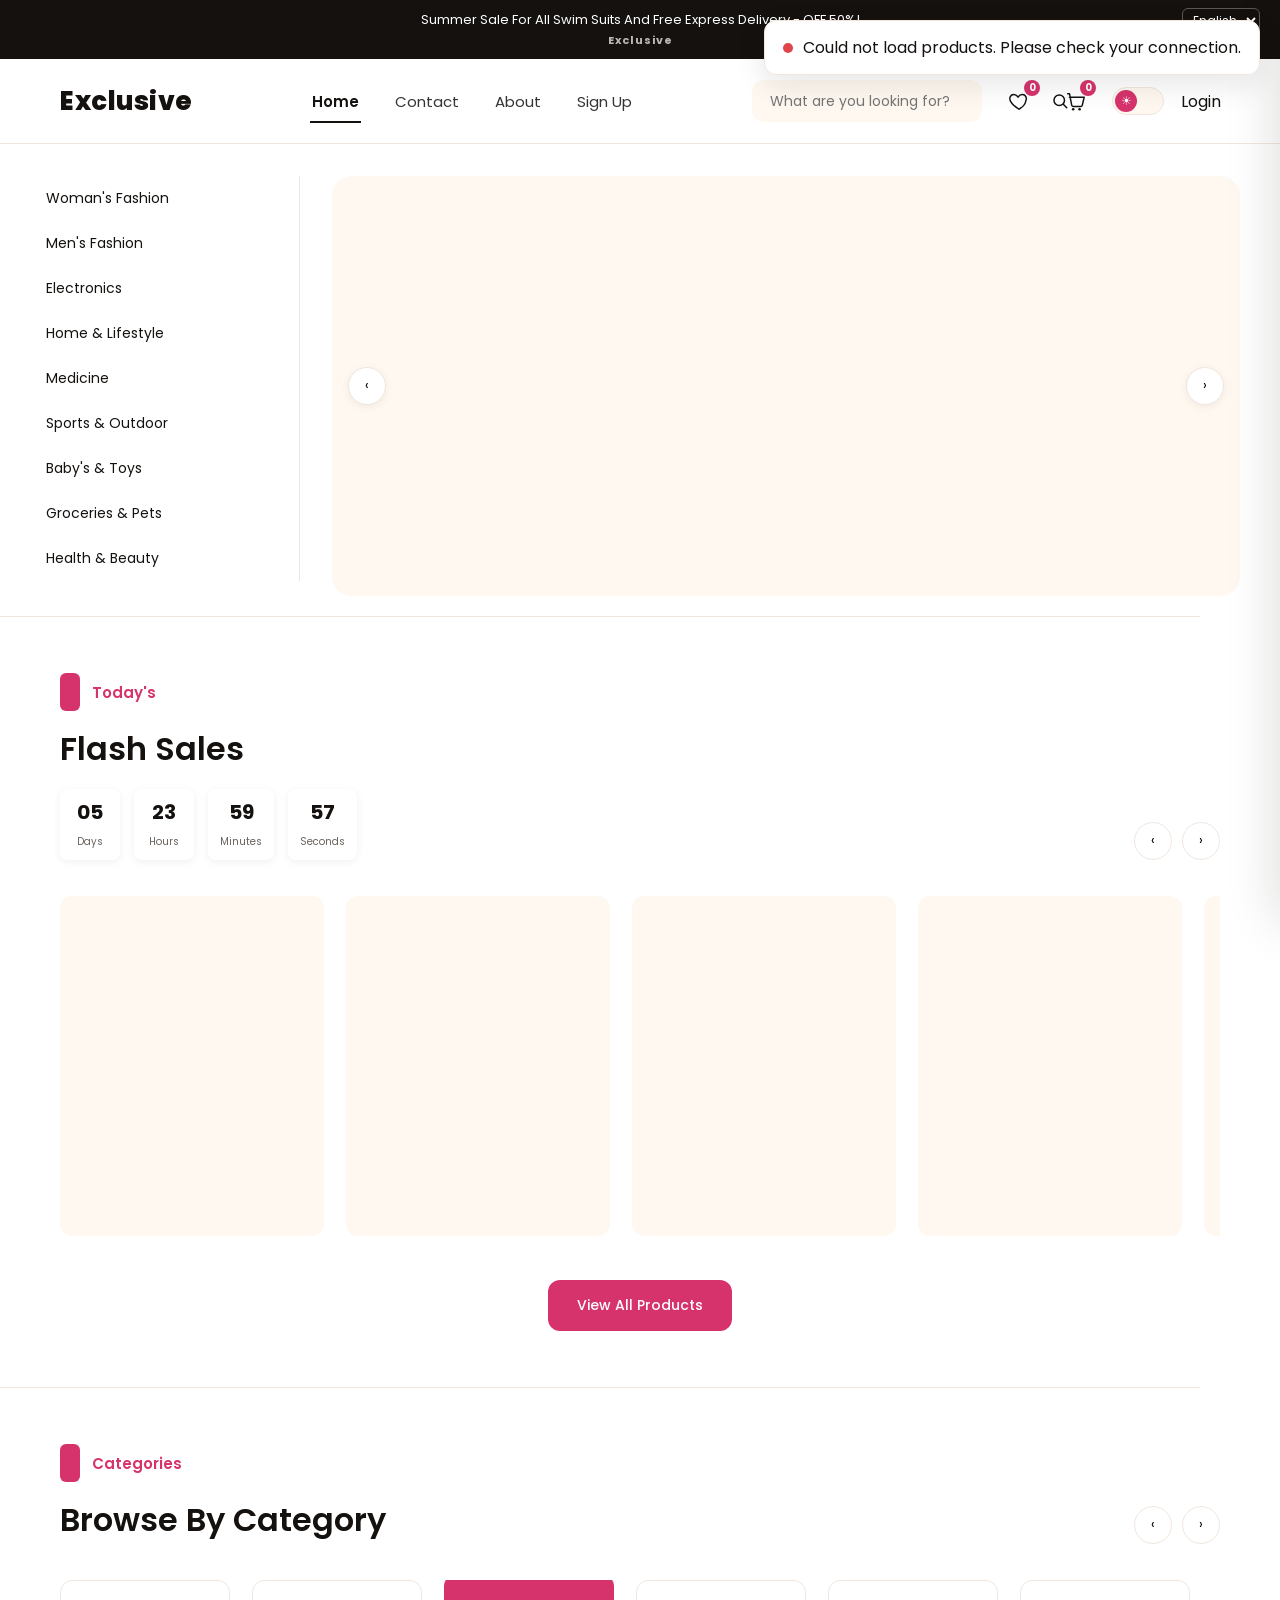
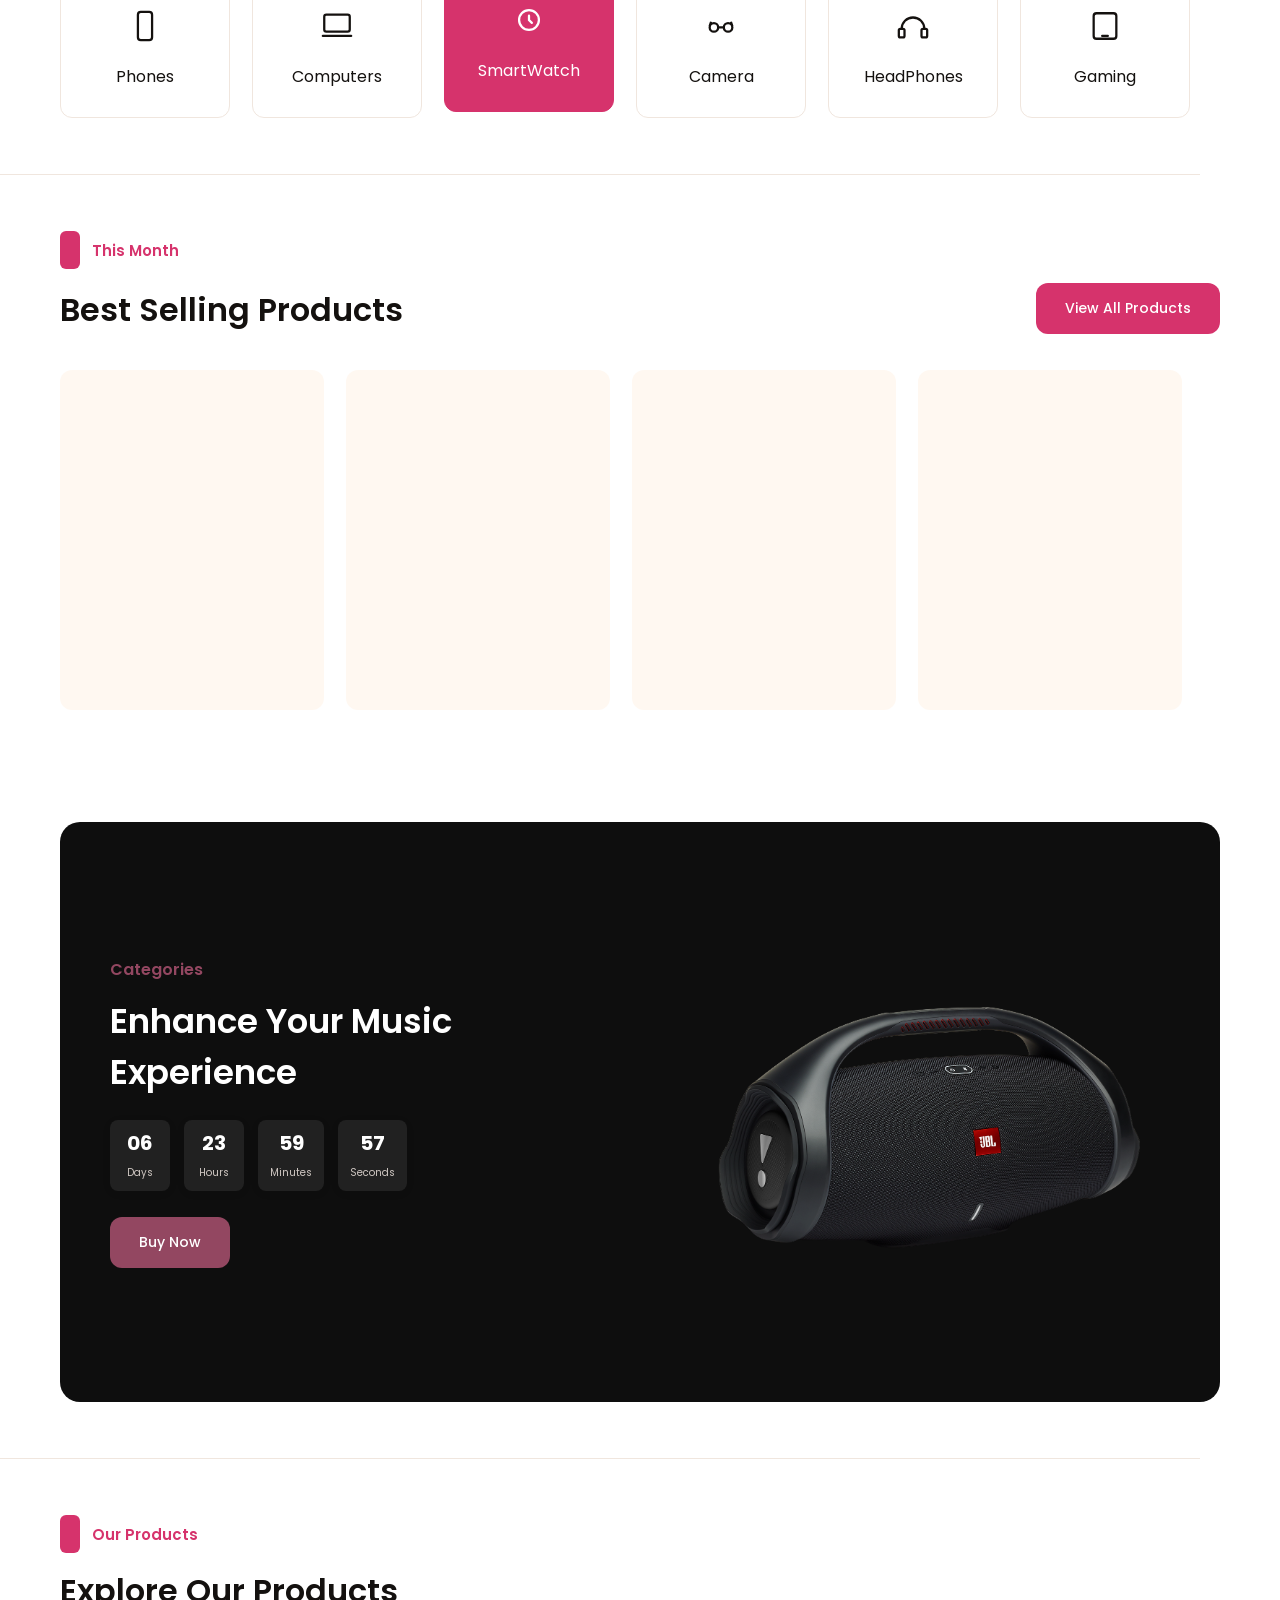
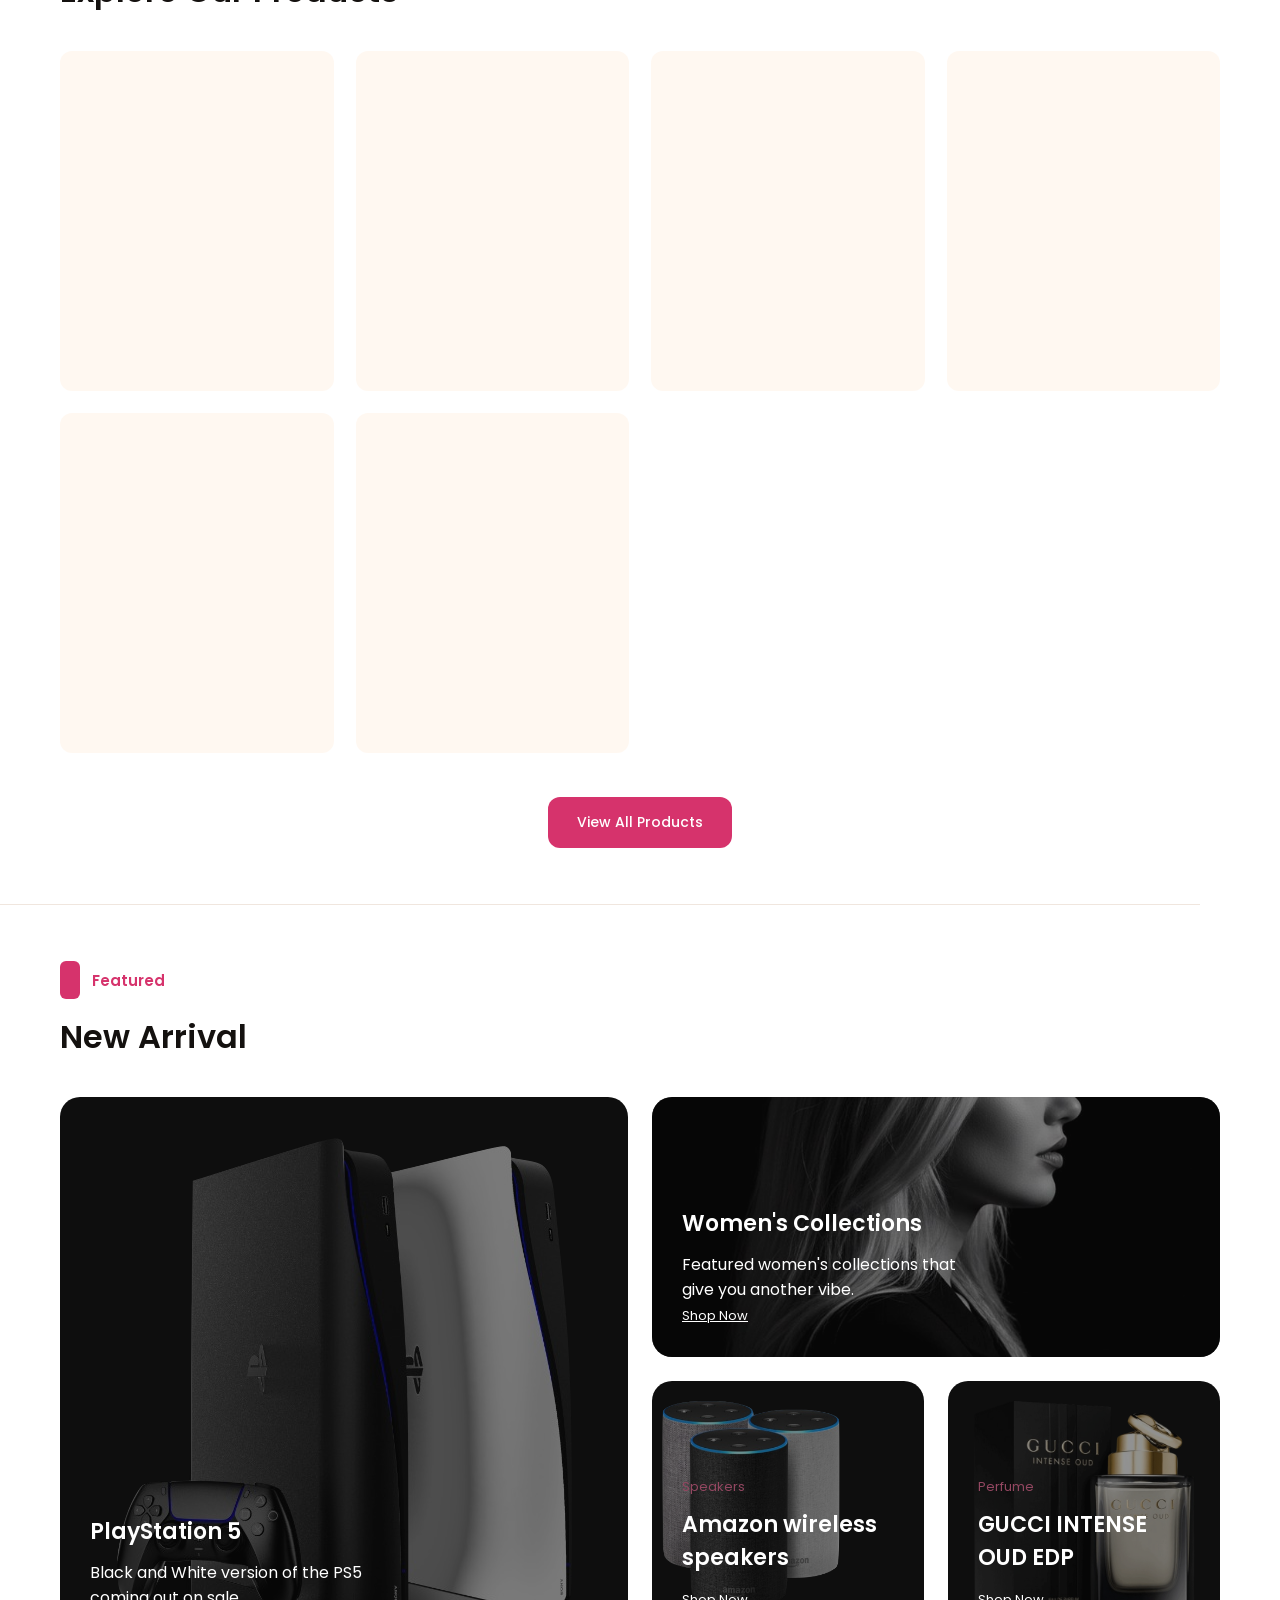
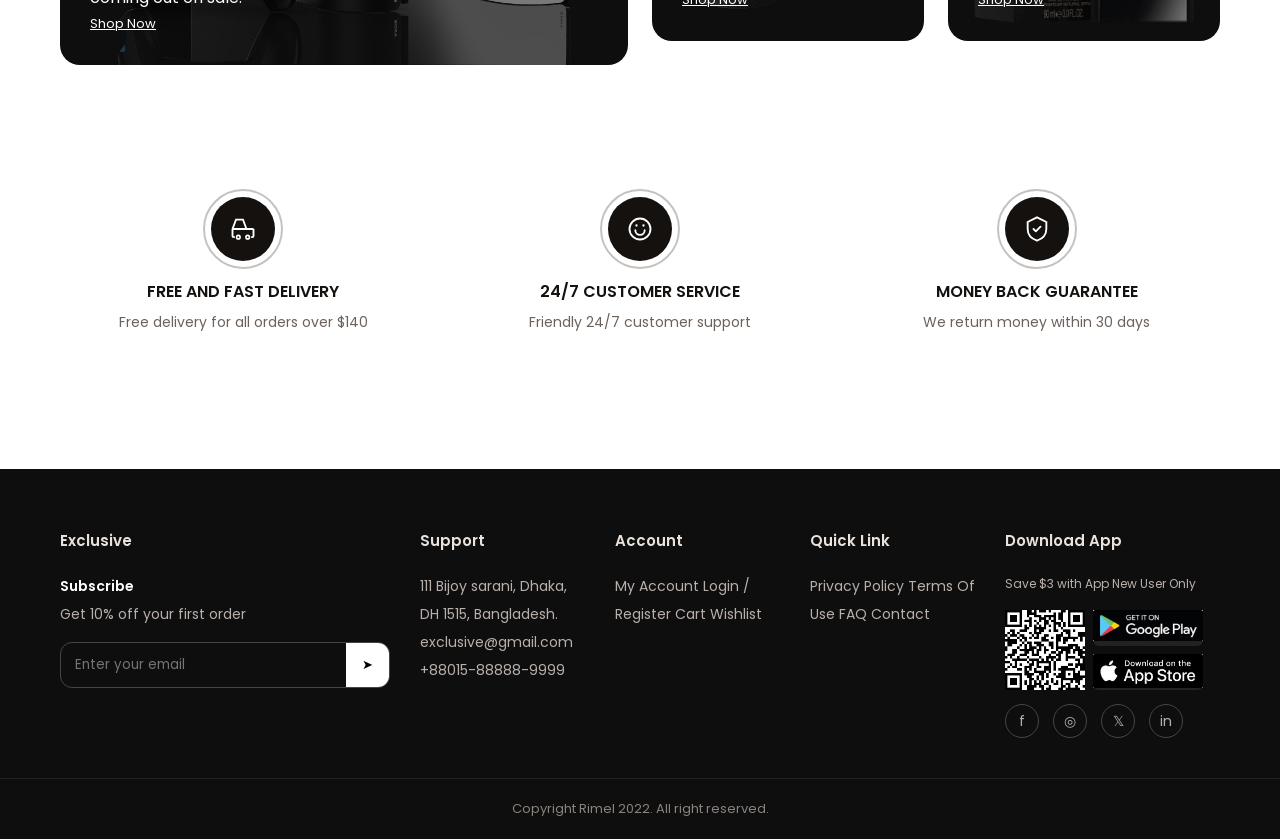
<file: index.html>
<!DOCTYPE html>
<html lang="en">
<head>
<meta charset="UTF-8">
<meta name="viewport" content="width=device-width, initial-scale=1.0">
<title>Exclusive — Online Shopping Store</title>
<link rel="stylesheet" href="css/style.css">
<link rel="stylesheet" href="css/responsive.css">
</head>
<body>

<div id="page-loader"><div class="loader-ring"></div></div>

<!-- ================= TOP HEADER ================= -->
<div class="top-header">
  <span data-i18n="topbar">Summer Sale For All Swim Suits And Free Express Delivery - OFF 50%!</span>
  <div class="brand-strip" data-i18n="brand">Exclusive</div>
  <select class="lang-switcher">
    <option value="en">English</option>
    <option value="ar">العربية</option>
  </select>
</div>

<!-- ================= HEADER ================= -->
<header class="site-header">
  <div class="container header-inner">
    <a href="index.html" class="logo">Exclusive</a>

    <nav class="main-nav">
      <a href="index.html" class="active" data-i18n="nav_home">Home</a>
      <a href="pages/contact.html" data-i18n="nav_contact">Contact</a>
      <a href="pages/about.html" data-i18n="nav_about">About</a>
      <a href="pages/signup.html" class="login-link" data-i18n="nav_signup">Sign Up</a>
    </nav>

    <div class="header-actions">
      <div class="search-box">
        <input type="text" data-i18n-ph="search_ph" placeholder="What are you looking for?">
        <button aria-label="Search">
          <svg viewBox="0 0 24 24" fill="none" width="18" height="18"><circle cx="11" cy="11" r="7" stroke="currentColor" stroke-width="2"/><path d="M21 21l-4.3-4.3" stroke="currentColor" stroke-width="2" stroke-linecap="round"/></svg>
        </button>
      </div>

      <button class="icon-btn" id="fav-icon" onclick="location.href='pages/wishlist.html'" aria-label="Favorites">
        <svg viewBox="0 0 24 24" fill="none"><path d="M12 21s-7-4.4-9.3-8.8C1 8.6 2.7 5 6.3 5c2 0 3.4 1 4.7 2.6C12.3 6 13.7 5 15.7 5c3.6 0 5.3 3.6 3.6 7.2C19 16.6 12 21 12 21z" stroke="currentColor" stroke-width="1.6"/></svg>
        <span class="badge fav-badge">0</span>
      </button>
      <a class="icon-btn" href="pages/cart.html" aria-label="Cart">
        <svg viewBox="0 0 24 24" fill="none"><path d="M4 4h2l2.4 12.4a2 2 0 0 0 2 1.6h7.6a2 2 0 0 0 2-1.6L22 8H6" stroke="currentColor" stroke-width="1.6" stroke-linecap="round" stroke-linejoin="round"/><circle cx="10" cy="21" r="1.4" fill="currentColor"/><circle cx="17" cy="21" r="1.4" fill="currentColor"/></svg>
        <span class="badge cart-badge">0</span>
      </a>

      <button class="theme-toggle" aria-label="Toggle dark mode"><span class="knob">☀</span></button>

      <a class="icon-btn login-link" href="pages/login.html" aria-label="Login" data-i18n="nav_login">
        <svg viewBox="0 0 24 24" fill="none"><circle cx="12" cy="8" r="4" stroke="currentColor" stroke-width="1.6"/><path d="M4 20c1.5-4 5-6 8-6s6.5 2 8 6" stroke="currentColor" stroke-width="1.6" stroke-linecap="round"/></svg>
      </a>

      <div class="profile-wrap" style="display:none;">
        <button class="icon-btn profile-trigger" aria-label="Account">
          <svg viewBox="0 0 24 24" fill="none"><circle cx="12" cy="8" r="4" stroke="currentColor" stroke-width="1.6"/><path d="M4 20c1.5-4 5-6 8-6s6.5 2 8 6" stroke="currentColor" stroke-width="1.6" stroke-linecap="round"/></svg>
        </button>
        <div class="profile-dropdown">
          <a href="pages/account.html">👤 <span data-i18n="manage_account">Manage My Account</span></a>
          <a href="pages/account.html"> <span data-i18n="my_orders">My Orders</span></a>
          <a href="./index.html" class="logout-link"> <span data-i18n="logout">Logout</span></a>
        </div>
      </div>

      <button class="hamburger" aria-label="Open menu"><span></span><span></span><span></span></button>
    </div>
  </div>
</header>

<div class="mobile-overlay"></div>
<nav class="mobile-nav">
  <button class="close-mobile">✕</button>
  <a href="index.html" data-i18n="nav_home">Home</a>
  <a href="pages/contact.html" data-i18n="nav_contact">Contact</a>
  <a href="pages/about.html" data-i18n="nav_about">About</a>
  <a href="pages/signup.html" data-i18n="nav_signup">Sign Up</a>
  <a href="pages/login.html" data-i18n="nav_login">Login</a>
  <a href="pages/cart.html" data-i18n="cart">Cart</a>
</nav>

<main>
  <!-- ================= HOME HERO ================= -->
  <div class="container home-hero">
    <ul class="category-rail">
      <li><a href="#" data-category="womens-dresses" data-i18n="cat_women">Woman's Fashion</a></li>
      <li><a href="#" data-category="mens-shirts" data-i18n="cat_men">Men's Fashion</a></li>
      <li><a href="#" data-category="smartphones" data-i18n="cat_electronics">Electronics</a></li>
      <li><a href="#" data-category="home-decoration" data-i18n="cat_home">Home &amp; Lifestyle</a></li>
      <li><a href="#" data-category="skin-care" data-i18n="cat_medicine">Medicine</a></li>
      <li><a href="#" data-category="sports-accessories" data-i18n="cat_sports">Sports &amp; Outdoor</a></li>
      <li><a href="#" data-category="womens-bags" data-i18n="cat_baby">Baby's &amp; Toys</a></li>
      <li><a href="#" data-category="groceries" data-i18n="cat_grocery">Groceries &amp; Pets</a></li>
      <li><a href="#" data-category="beauty" data-i18n="cat_beauty">Health &amp; Beauty</a></li>
    </ul>

    <div class="hero-slider">
      <button class="hero-arrow prev" aria-label="Previous">‹</button>
      <button class="hero-arrow next" aria-label="Next">›</button>
      <div class="hero-dots"></div>
    </div>
  </div>

  <hr class="section-divider container">

  <!-- ================= FLASH SALES ================= -->
  <section>
    <div class="container">
      <div class="section-eyebrow"><span class="dash"></span><span data-i18n="todays_eyebrow">Today's</span></div>
      <div class="section-head">
        <div>
          <h2 data-i18n="todays_title">Flash Sales</h2>
          <div class="countdown" data-countdown-days="6" style="margin-top:16px;">
            <div class="box"><b class="d">00</b><span>Days</span></div>
            <div class="box"><b class="h">00</b><span>Hours</span></div>
            <div class="box"><b class="m">00</b><span>Minutes</span></div>
            <div class="box"><b class="s">00</b><span>Seconds</span></div>
          </div>
        </div>
        <div class="section-nav">
          <button data-slide-prev="flash-sale-track">‹</button>
          <button data-slide-next="flash-sale-track">›</button>
        </div>
      </div>
      <div class="p-track-wrap">
        <div class="p-track" id="flash-sale-track"></div>
      </div>
      <div style="text-align:center;margin-top:44px;">
        <button class="btn btn-primary js-view-all" data-i18n="view_all">View All Products</button>
      </div>
    </div>
  </section>

  <hr class="section-divider container">

  <!-- ================= CATEGORIES ================= -->
  <section>
    <div class="container">
      <div class="section-eyebrow"><span class="dash"></span><span data-i18n="cat_eyebrow">Categories</span></div>
      <div class="section-head">
        <h2 data-i18n="cat_title">Browse By Category</h2>
        <div class="section-nav">
          <button data-slide-prev="category-track">‹</button>
          <button data-slide-next="category-track">›</button>
        </div>
      </div>
      <div class="p-track-wrap">
        <div class="p-track" id="category-track" style="gap:22px;">
          <div class="cat-pill" data-category="smartphones">
            <svg viewBox="0 0 24 24" fill="none"><rect x="7" y="2" width="10" height="20" rx="2" stroke="currentColor" stroke-width="1.6"/></svg>
            <div>Phones</div>
          </div>
          <div class="cat-pill" data-category="laptops">
            <svg viewBox="0 0 24 24" fill="none"><rect x="3" y="4" width="18" height="12" rx="1.5" stroke="currentColor" stroke-width="1.6"/><path d="M2 19h20" stroke="currentColor" stroke-width="1.6" stroke-linecap="round"/></svg>
            <div>Computers</div>
          </div>
          <div class="cat-pill active" data-category="mens-watches">
            <svg viewBox="0 0 24 24" fill="none"><circle cx="12" cy="12" r="7" stroke="currentColor" stroke-width="1.6"/><path d="M12 9v3l2 2" stroke="currentColor" stroke-width="1.6" stroke-linecap="round"/></svg>
            <div>SmartWatch</div>
          </div>
          <div class="cat-pill" data-category="sunglasses">
            <svg viewBox="0 0 24 24" fill="none"><circle cx="7" cy="13" r="3" stroke="currentColor" stroke-width="1.6"/><circle cx="17" cy="13" r="3" stroke="currentColor" stroke-width="1.6"/><path d="M10 13h4M4 12l1-3M20 12l-1-3" stroke="currentColor" stroke-width="1.6"/></svg>
            <div>Camera</div>
          </div>
          <div class="cat-pill" data-category="mobile-accessories">
            <svg viewBox="0 0 24 24" fill="none"><path d="M4 14a8 8 0 0 1 16 0" stroke="currentColor" stroke-width="1.6"/><rect x="2" y="14" width="4" height="6" rx="1" stroke="currentColor" stroke-width="1.6"/><rect x="18" y="14" width="4" height="6" rx="1" stroke="currentColor" stroke-width="1.6"/></svg>
            <div>HeadPhones</div>
          </div>
          <div class="cat-pill" data-category="tablets">
            <svg viewBox="0 0 24 24" fill="none"><rect x="4" y="3" width="16" height="18" rx="2" stroke="currentColor" stroke-width="1.6"/><path d="M10 19h4" stroke="currentColor" stroke-width="1.6" stroke-linecap="round"/></svg>
            <div>Gaming</div>
          </div>
        </div>
      </div>
    </div>
  </section>

  <hr class="section-divider container">

  <!-- ================= BEST SELLING ================= -->
  <section>
    <div class="container">
      <div class="section-eyebrow"><span class="dash"></span><span data-i18n="best_eyebrow">This Month</span></div>
      <div class="section-head">
        <h2 data-i18n="best_title">Best Selling Products</h2>
        <button class="btn btn-primary js-view-all" data-i18n="view_all">View All Products</button>
      </div>
      <div class="p-track-wrap">
        <div class="p-track" id="best-selling-track"></div>
      </div>
    </div>
  </section>

  <!-- ================= MIDDLE BANNER ================= -->
  <section>
    <div class="container">
      <div class="banner reveal-up">
        <div class="txt">
          <span class="cat" data-i18n="banner_cat">Categories</span>
          <h2 data-i18n="banner_title">Enhance Your Music Experience</h2>
          <div class="countdown" data-countdown-days="7">
            <div class="box"><b class="d">00</b><span>Days</span></div>
            <div class="box"><b class="h">00</b><span>Hours</span></div>
            <div class="box"><b class="m">00</b><span>Minutes</span></div>
            <div class="box"><b class="s">00</b><span>Seconds</span></div>
          </div>
          <button class="btn btn-primary" style="background:var(--c-3);color:#fff;margin-top:26px;" data-i18n="banner_buy">Buy Now</button>
        </div>
        <img src="./assets/images/Music.png" alt="Speaker" loading="lazy">
      </div>
    </div>
  </section>

  <hr class="section-divider container">

  <!-- ================= OUR PRODUCTS ================= -->
  <section>
    <div class="container">
      <div class="section-eyebrow"><span class="dash"></span><span data-i18n="products_eyebrow">Our Products</span></div>
      <div class="section-head"><h2 data-i18n="products_title">Explore Our Products</h2></div>
      <div class="p-grid" id="our-products-grid"></div>
      <div style="text-align:center;margin-top:44px;">
        <button class="btn btn-primary js-view-all" data-i18n="view_all">View All Products</button>
      </div>
    </div>
  </section>

  <hr class="section-divider container">

  <!-- ================= FEATURED / NEW ARRIVAL ================= -->
  <section>
    <div class="container">
      <div class="section-eyebrow"><span class="dash"></span><span data-i18n="featured_eyebrow">Featured</span></div>
      <div class="section-head"><h2 data-i18n="featured_title">New Arrival</h2></div>
      <div class="feature-grid">
        <div class="feature-card feature-tall reveal-up">
          <img src="./assets/images/PlayStation.png" alt="PlayStation 5" loading="lazy">
          <div class="cnt">
            <h3 data-i18n="ps5_title">PlayStation 5</h3>
            <p data-i18n="ps5_desc">Black and White version of the PS5 coming out on sale.</p>
            <a href="#our-products-grid" data-i18n="hero_shop">Shop Now</a>
          </div>
        </div>
        <div class="feature-side">
          <div class="feature-card reveal-up" style="grid-column:1/-1;">
            <img src="./assets/images/woman_model.jpeg" alt="Women's Collections" loading="lazy">
            <div class="cnt">
              <h3 data-i18n="women_coll">Women's Collections</h3>
              <p>Featured women's collections that give you another vibe.</p>
              <a href="#our-products-grid" data-i18n="hero_shop">Shop Now</a>
            </div>
          </div>
          <div class="feature-card reveal-up">
            <img src="./assets/images/Speakers.png" alt="Speakers" loading="lazy">
            <div class="cnt">
              <span data-i18n="speakers_title">Speakers</span>
              <h3 data-i18n="speakers_desc">Amazon wireless speakers</h3>
              <a href="#our-products-grid" data-i18n="hero_shop">Shop Now</a>
            </div>
          </div>
          <div class="feature-card reveal-up">
            <img src="./assets/images/Perfume.png" alt="Perfume" loading="lazy">
            <div class="cnt">
              <span data-i18n="perfume_title">Perfume</span>
              <h3 data-i18n="perfume_desc">GUCCI INTENSE OUD EDP</h3>
              <a href="#our-products-grid" data-i18n="hero_shop">Shop Now</a>
            </div>
          </div>
        </div>
      </div>
    </div>
  </section>

  <!-- ================= SERVICES ================= -->
  <section>
    <div class="container services">
      <div class="service-card reveal-up">
        <div class="service-icon">
          <svg viewBox="0 0 24 24" fill="none"><path d="M3 12l3-8h6l3 8M3 12v6a1 1 0 001 1h1M3 12h18M21 12v6a1 1 0 01-1 1h-1" stroke="currentColor" stroke-width="1.6"/><circle cx="8" cy="19" r="1.5" stroke="currentColor" stroke-width="1.4"/><circle cx="16" cy="19" r="1.5" stroke="currentColor" stroke-width="1.4"/></svg>
        </div>
        <h4 data-i18n="srv_1_t">FREE AND FAST DELIVERY</h4>
        <p data-i18n="srv_1_d">Free delivery for all orders over $140</p>
      </div>
      <div class="service-card reveal-up">
        <div class="service-icon">
          <svg viewBox="0 0 24 24" fill="none"><circle cx="12" cy="12" r="9" stroke="currentColor" stroke-width="1.6"/><path d="M8 13a4 4 0 008 0" stroke="currentColor" stroke-width="1.6" stroke-linecap="round"/><circle cx="9" cy="9" r="1" fill="currentColor"/><circle cx="15" cy="9" r="1" fill="currentColor"/></svg>
        </div>
        <h4 data-i18n="srv_2_t">24/7 CUSTOMER SERVICE</h4>
        <p data-i18n="srv_2_d">Friendly 24/7 customer support</p>
      </div>
      <div class="service-card reveal-up">
        <div class="service-icon">
          <svg viewBox="0 0 24 24" fill="none"><path d="M12 2l8 4v6c0 5-3.4 8.4-8 10-4.6-1.6-8-5-8-10V6l8-4z" stroke="currentColor" stroke-width="1.6"/><path d="M9 12l2 2 4-4" stroke="currentColor" stroke-width="1.6" stroke-linecap="round" stroke-linejoin="round"/></svg>
        </div>
        <h4 data-i18n="srv_3_t">MONEY BACK GUARANTEE</h4>
        <p data-i18n="srv_3_d">We return money within 30 days</p>
      </div>
    </div>
  </section>
</main>

<!-- ================= FOOTER ================= -->
<footer>
  <div class="container footer-grid">
    <div>
      <h4>Exclusive</h4>
      <p data-i18n="footer_subscribe" style="color:#fff;font-weight:600;">Subscribe</p>
      <p data-i18n="footer_get">Get 10% off your first order</p>
      <form class="subscribe-box" onsubmit="event.preventDefault(); showToast('Subscribed successfully!');">
        <input type="email" placeholder="Enter your email" required>
        <button aria-label="Subscribe">➤</button>
      </form>
    </div>
    <div>
      <h4 data-i18n="footer_support">Support</h4>
      <p>111 Bijoy sarani, Dhaka, DH 1515, Bangladesh.</p>
      <p>exclusive@gmail.com</p>
      <p>+88015-88888-9999</p>
    </div>
    <div>
      <h4 data-i18n="footer_account">Account</h4>
      <a href="pages/account.html" data-i18n="my_account">My Account</a>
      <a href="pages/login.html" data-i18n="login_register">Login / Register</a>
      <a href="pages/cart.html" data-i18n="cart">Cart</a>
      <a href="pages/wishlist.html" data-i18n="wishlist">Wishlist</a>
    </div>
    <div>
      <h4 data-i18n="footer_quicklink">Quick Link</h4>
      <a href="#" data-i18n="privacy">Privacy Policy</a>
      <a href="#" data-i18n="terms">Terms Of Use</a>
      <a href="#" data-i18n="faq">FAQ</a>
      <a href="pages/contact.html" data-i18n="contact">Contact</a>
    </div>
    <div>
      <h4 data-i18n="footer_app">Download App</h4>
      <p style="font-size:12px;">Save $3 with App New User Only</p>
      <div class="app-imgs">
        <div class="qr"><img src="./assets/images/QR_Code.jpg"></div>
        <div class="stores">
          <div><img src="./assets/images/Google_Play.jpeg"></div><div><img src="./assets/images/App Store.jpeg"></div>
        </div>
      </div>
      <div class="footer-social">
        <a href="#" aria-label="Facebook">f</a>
        <a href="#" aria-label="Instagram">◎</a>
        <a href="#" aria-label="Twitter">𝕏</a>
        <a href="#" aria-label="LinkedIn">in</a>
      </div>
    </div>
  </div>
  <div class="footer-bottom" data-i18n="copyright">Copyright Rimel 2022. All right reserved.</div>
</footer>

<button class="back-to-top" aria-label="Back to top">↑</button>

<script src="js/main.js"></script>
<script src="js/slider.js"></script>
<script src="js/cart.js"></script>
<script src="js/products.js"></script>
</body>
</html>
</file>
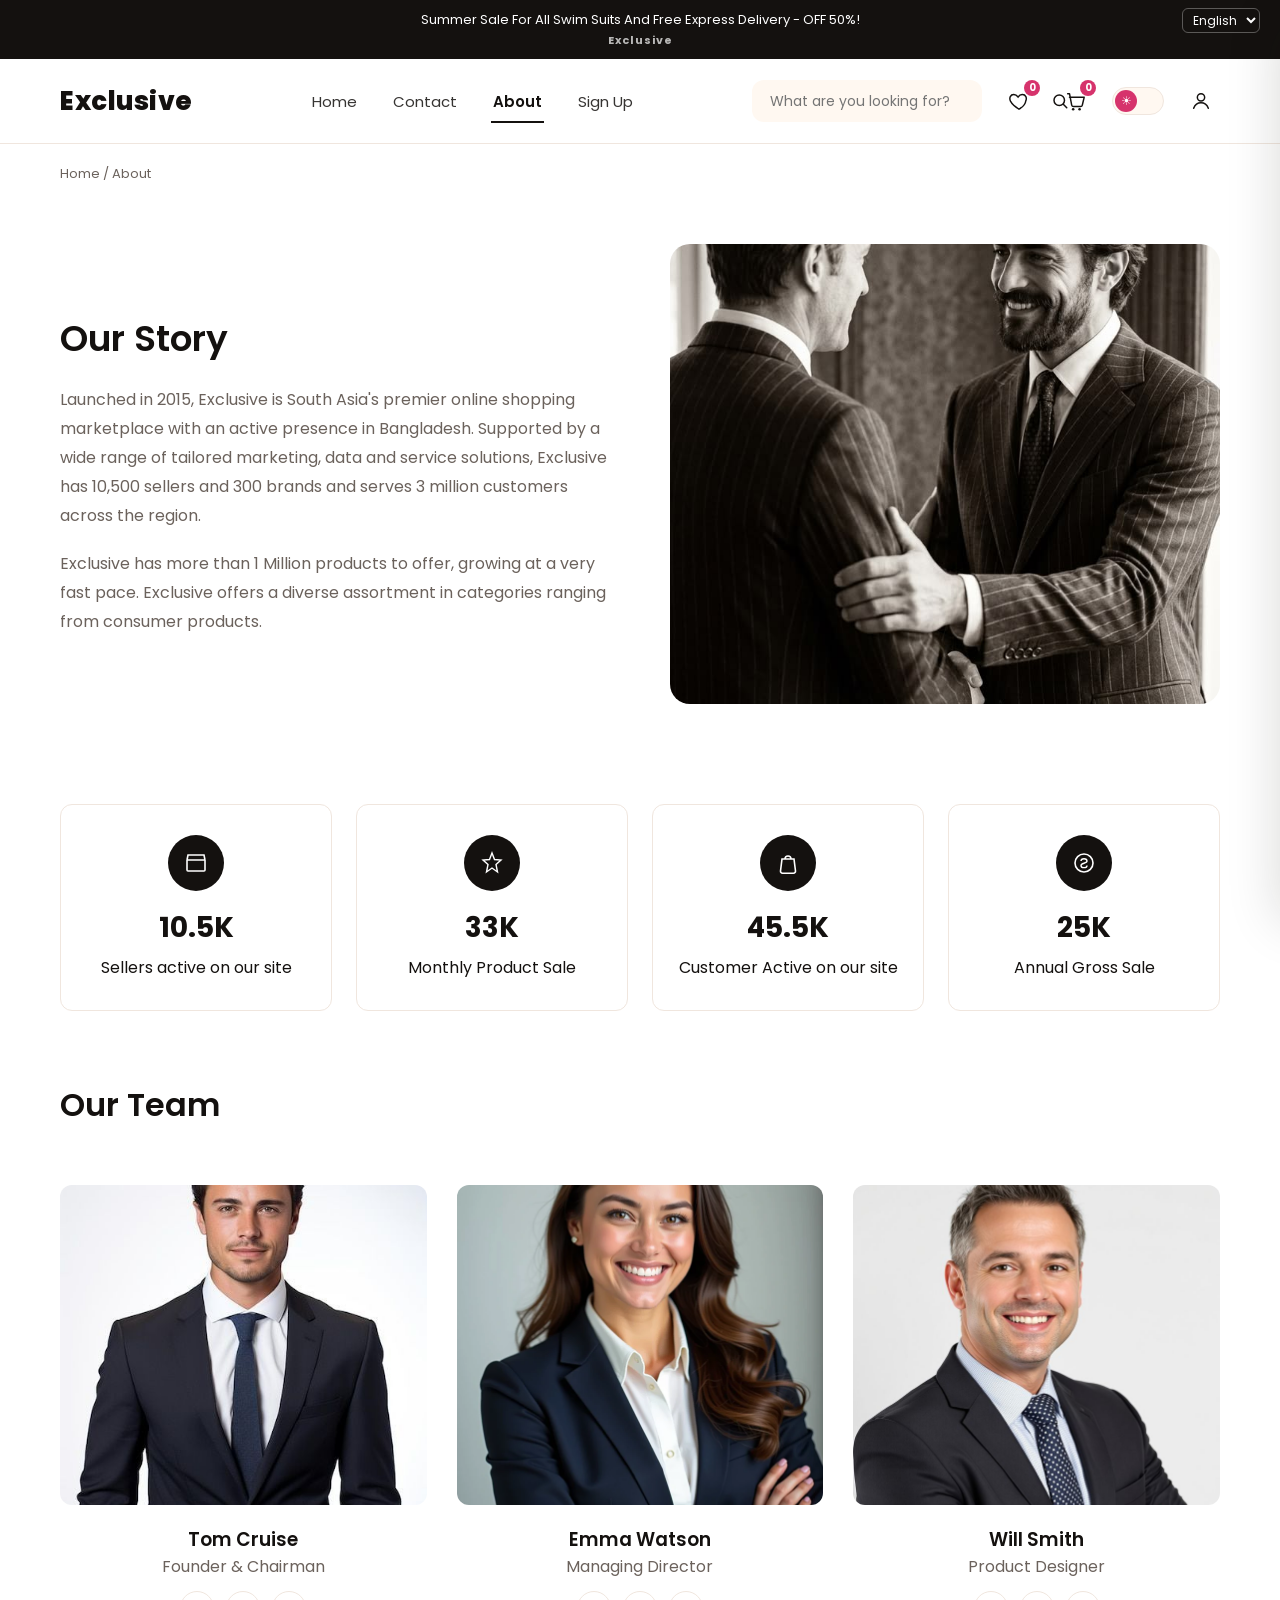
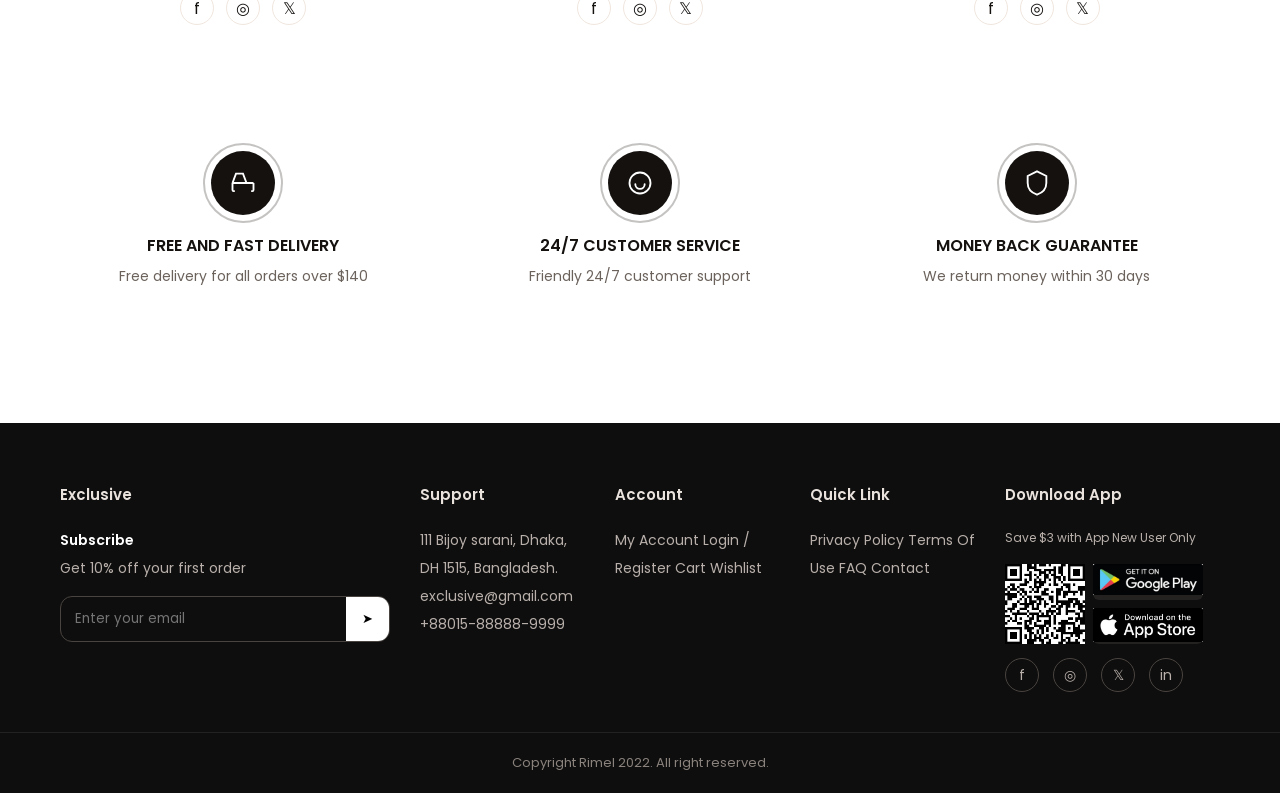
<file: pages/about.html>
<!DOCTYPE html>
<html lang="en">
<head>
<meta charset="UTF-8">
<meta name="viewport" content="width=device-width, initial-scale=1.0">
<title>About Us — Exclusive</title>
<link rel="stylesheet" href="../css/style.css">
<link rel="stylesheet" href="../css/responsive.css">
</head>
<body>
<div id="page-loader"><div class="loader-ring"></div></div>

<!-- ================= TOP HEADER ================= -->
<div class="top-header">
  <span data-i18n="topbar">Summer Sale For All Swim Suits And Free Express Delivery - OFF 50%!</span>
  <div class="brand-strip" data-i18n="brand">Exclusive</div>
  <select class="lang-switcher">
    <option value="en">English</option>
    <option value="ar">العربية</option>
  </select>
</div>

<!-- ================= HEADER ================= -->
<header class="site-header">
  <div class="container header-inner">
    <a href="../index.html" class="logo">Exclusive</a>

    <nav class="main-nav">
      <a href="../index.html" data-i18n="nav_home">Home</a>
      <a href="contact.html" data-i18n="nav_contact" class="">Contact</a>
      <a href="about.html" data-i18n="nav_about" class="active" class="">About</a>
      <a href="signup.html" class="login-link " data-i18n="nav_signup">Sign Up</a>
    </nav>

    <div class="header-actions">
      <div class="search-box">
        <input type="text" data-i18n-ph="search_ph" placeholder="What are you looking for?">
        <button aria-label="Search">
          <svg viewBox="0 0 24 24" fill="none" width="18" height="18"><circle cx="11" cy="11" r="7" stroke="currentColor" stroke-width="2"/><path d="M21 21l-4.3-4.3" stroke="currentColor" stroke-width="2" stroke-linecap="round"/></svg>
        </button>
      </div>

      <button class="icon-btn" onclick="location.href='wishlist.html'" aria-label="Favorites">
        <svg viewBox="0 0 24 24" fill="none"><path d="M12 21s-7-4.4-9.3-8.8C1 8.6 2.7 5 6.3 5c2 0 3.4 1 4.7 2.6C12.3 6 13.7 5 15.7 5c3.6 0 5.3 3.6 3.6 7.2C19 16.6 12 21 12 21z" stroke="currentColor" stroke-width="1.6"/></svg>
        <span class="badge fav-badge">0</span>
      </button>
      <a class="icon-btn" href="cart.html" aria-label="Cart">
        <svg viewBox="0 0 24 24" fill="none"><path d="M4 4h2l2.4 12.4a2 2 0 0 0 2 1.6h7.6a2 2 0 0 0 2-1.6L22 8H6" stroke="currentColor" stroke-width="1.6" stroke-linecap="round" stroke-linejoin="round"/><circle cx="10" cy="21" r="1.4" fill="currentColor"/><circle cx="17" cy="21" r="1.4" fill="currentColor"/></svg>
        <span class="badge cart-badge">0</span>
      </a>

      <button class="theme-toggle" aria-label="Toggle dark mode"><span class="knob">☀</span></button>

      <a class="icon-btn login-link" href="login.html" aria-label="Login">
        <svg viewBox="0 0 24 24" fill="none"><circle cx="12" cy="8" r="4" stroke="currentColor" stroke-width="1.6"/><path d="M4 20c1.5-4 5-6 8-6s6.5 2 8 6" stroke="currentColor" stroke-width="1.6" stroke-linecap="round"/></svg>
      </a>

      <div class="profile-wrap" style="display:none;">
        <button class="icon-btn profile-trigger" aria-label="Account">
          <svg viewBox="0 0 24 24" fill="none"><circle cx="12" cy="8" r="4" stroke="currentColor" stroke-width="1.6"/><path d="M4 20c1.5-4 5-6 8-6s6.5 2 8 6" stroke="currentColor" stroke-width="1.6" stroke-linecap="round"/></svg>
        </button>
        <div class="profile-dropdown">
          <a href="account.html">👤 <span data-i18n="manage_account">Manage My Account</span></a>
          <a href="account.html"> <span data-i18n="my_orders">My Orders</span></a>
          <a href="../index.html" class="logout-link"> <span data-i18n="logout">Logout</span></a>
        </div>
      </div>

      <button class="hamburger" aria-label="Open menu"><span></span><span></span><span></span></button>
    </div>
  </div>
</header>

<div class="mobile-overlay"></div>
<nav class="mobile-nav">
  <button class="close-mobile">✕</button>
  <a href="../index.html" data-i18n="nav_home">Home</a>
  <a href="contact.html" data-i18n="nav_contact">Contact</a>
  <a href="about.html" data-i18n="nav_about" class="active">About</a>
  <a href="signup.html" data-i18n="nav_signup">Sign Up</a>
  <a href="login.html" data-i18n="nav_login">Login</a>
  <a href="cart.html" data-i18n="cart">Cart</a>
</nav>
<main class="container">
<div class="breadcrumb"><a href="../index.html">Home</a> / <span data-i18n="nav_about">About</span></div>

<div class="about-hero">
  <div>
    <h1 style="font-size:36px;margin-bottom:20px;">Our Story</h1>
    <p>Launched in 2015, Exclusive is South Asia's premier online shopping marketplace with an active presence in Bangladesh. Supported by a wide range of tailored marketing, data and service solutions, Exclusive has 10,500 sellers and 300 brands and serves 3 million customers across the region.</p>
    <p style="margin-top:20px;">Exclusive has more than 1 Million products to offer, growing at a very fast pace. Exclusive offers a diverse assortment in categories ranging from consumer products.</p>
  </div>
  <div class="placeholder-img">
    <img src="../assets/images/about-hero.jpeg" alt="Exclusive team">
  </div>
</div>

<div class="stats-grid">
  <div class="stat-card reveal-up">
    <div class="stat-icon"><svg width="24" height="24" viewBox="0 0 24 24" fill="none"><path d="M3 9l1-5h16l1 5M3 9v10a1 1 0 001 1h16a1 1 0 001-1V9M3 9h18" stroke="currentColor" stroke-width="1.6"/></svg></div>
    <b>10.5K</b>
    <span>Sellers active on our site</span>
  </div>
  <div class="stat-card reveal-up">
    <div class="stat-icon"><svg width="24" height="24" viewBox="0 0 24 24" fill="none"><path d="M12 2l2.5 6.5L21 9l-5 4.5L17.5 21 12 17l-5.5 4L8 13.5 3 9l6.5-.5L12 2z" stroke="currentColor" stroke-width="1.4"/></svg></div>
    <b>33K</b>
    <span>Monthly Product Sale</span>
  </div>
  <div class="stat-card reveal-up">
    <div class="stat-icon"><svg width="24" height="24" viewBox="0 0 24 24" fill="none"><path d="M6 8h12l1.5 12a2 2 0 01-2 2.2H6.5a2 2 0 01-2-2.2L6 8z" stroke="currentColor" stroke-width="1.6"/><path d="M9 8a3 3 0 016 0" stroke="currentColor" stroke-width="1.6"/></svg></div>
    <b>45.5K</b>
    <span>Customer Active on our site</span>
  </div>
  <div class="stat-card reveal-up">
    <div class="stat-icon"><svg width="24" height="24" viewBox="0 0 24 24" fill="none"><circle cx="12" cy="12" r="9" stroke="currentColor" stroke-width="1.6"/><path d="M9 10a3 2.2 0 016 0c0 1.2-1.4 1.8-3 2.2-1.6.4-3 1-3 2.2a3 2.2 0 006 0" stroke="currentColor" stroke-width="1.4"/></svg></div>
    <b>25K</b>
    <span>Annual Gross Sale</span>
  </div>
</div>

<div class="section-head" style="margin-top:30px;"><h2>Our Team</h2></div>
<div class="team-grid">
  <div class="team-card reveal-up">
    <div class="team-img"><img src="../assets/images/team-tom-cruise.jpeg" alt="Tom Cruise"></div>
    <h3>Tom Cruise</h3>
    <p style="color:var(--text-muted);">Founder &amp; Chairman</p>
    <div class="team-social">
      <a href="#" aria-label="Facebook">f</a>
      <a href="#" aria-label="Instagram">◎</a>
      <a href="#" aria-label="Twitter">𝕏</a>
    </div>
  </div>
  <div class="team-card reveal-up">
    <div class="team-img"><img src="../assets/images/team-emma-watson.webp" alt="Emma Watson"></div>
    <h3>Emma Watson</h3>
    <p style="color:var(--text-muted);">Managing Director</p>
    <div class="team-social">
      <a href="#" aria-label="Facebook">f</a>
      <a href="#" aria-label="Instagram">◎</a>
      <a href="#" aria-label="Twitter">𝕏</a>
    </div>
  </div>
  <div class="team-card reveal-up">
    <div class="team-img"><img src="../assets/images/team-will-smith.jpeg" alt="Will Smith"></div>
    <h3>Will Smith</h3>
    <p style="color:var(--text-muted);">Product Designer</p>
    <div class="team-social">
      <a href="#" aria-label="Facebook">f</a>
      <a href="#" aria-label="Instagram">◎</a>
      <a href="#" aria-label="Twitter">𝕏</a>
    </div>
  </div>
</div>

<div class="services" style="padding:56px 0;">
  <div class="service-card reveal-up">
    <div class="service-icon"><svg viewBox="0 0 24 24" fill="none" width="28" height="28"><path d="M3 12l3-8h6l3 8M3 12v6a1 1 0 001 1h1M3 12h18M21 12v6a1 1 0 01-1 1h-1" stroke="currentColor" stroke-width="1.6"/></svg></div>
    <h4 data-i18n="srv_1_t">FREE AND FAST DELIVERY</h4>
    <p data-i18n="srv_1_d">Free delivery for all orders over $140</p>
  </div>
  <div class="service-card reveal-up">
    <div class="service-icon"><svg viewBox="0 0 24 24" fill="none" width="28" height="28"><circle cx="12" cy="12" r="9" stroke="currentColor" stroke-width="1.6"/><path d="M8 13a4 4 0 008 0" stroke="currentColor" stroke-width="1.6" stroke-linecap="round"/></svg></div>
    <h4 data-i18n="srv_2_t">24/7 CUSTOMER SERVICE</h4>
    <p data-i18n="srv_2_d">Friendly 24/7 customer support</p>
  </div>
  <div class="service-card reveal-up">
    <div class="service-icon"><svg viewBox="0 0 24 24" fill="none" width="28" height="28"><path d="M12 2l8 4v6c0 5-3.4 8.4-8 10-4.6-1.6-8-5-8-10V6l8-4z" stroke="currentColor" stroke-width="1.6"/></svg></div>
    <h4 data-i18n="srv_3_t">MONEY BACK GUARANTEE</h4>
    <p data-i18n="srv_3_d">We return money within 30 days</p>
  </div>
</div>
</main>
<!-- ================= FOOTER ================= -->
<footer>
  <div class="container footer-grid">
    <div>
      <h4>Exclusive</h4>
      <p data-i18n="footer_subscribe" style="color:#fff;font-weight:600;">Subscribe</p>
      <p data-i18n="footer_get">Get 10% off your first order</p>
      <form class="subscribe-box" onsubmit="event.preventDefault(); showToast('Subscribed successfully!');">
        <input type="email" placeholder="Enter your email" required>
        <button aria-label="Subscribe">➤</button>
      </form>
    </div>
    <div>
      <h4 data-i18n="footer_support">Support</h4>
      <p>111 Bijoy sarani, Dhaka, DH 1515, Bangladesh.</p>
      <p>exclusive@gmail.com</p>
      <p>+88015-88888-9999</p>
    </div>
    <div>
      <h4 data-i18n="footer_account">Account</h4>
      <a href="account.html" data-i18n="my_account">My Account</a>
      <a href="login.html" data-i18n="login_register">Login / Register</a>
      <a href="cart.html" data-i18n="cart">Cart</a>
      <a href="wishlist.html" data-i18n="wishlist">Wishlist</a>
    </div>
    <div>
      <h4 data-i18n="footer_quicklink">Quick Link</h4>
      <a href="#" data-i18n="privacy">Privacy Policy</a>
      <a href="#" data-i18n="terms">Terms Of Use</a>
      <a href="#" data-i18n="faq">FAQ</a>
      <a href="contact.html" data-i18n="contact">Contact</a>
    </div>
    <div>
      <h4 data-i18n="footer_app">Download App</h4>
      <p style="font-size:12px;">Save $3 with App New User Only</p>
      <div class="app-imgs">
        <div class="qr"><img src="../assets/images/QR_Code.jpg"></div>
        <div class="stores">
          <div><img src="../assets/images/Google_Play.jpeg"></div><div><img src="../assets/images/App Store.jpeg"></div>
        </div>
      </div>
      <div class="footer-social">
        <a href="#" aria-label="Facebook">f</a>
        <a href="#" aria-label="Instagram">◎</a>
        <a href="#" aria-label="Twitter">𝕏</a>
        <a href="#" aria-label="LinkedIn">in</a>
      </div>
    </div>
  </div>
  <div class="footer-bottom" data-i18n="copyright">Copyright Rimel 2022. All right reserved.</div>
</footer>

<button class="back-to-top" aria-label="Back to top">↑</button>

<script src="../js/main.js"></script>
<script src="../js/slider.js"></script>
<script src="../js/cart.js"></script>
<script src="../js/products.js"></script>
<script src="../js/auth.js"></script>
<script src="../js/account.js"></script>
</body>
</html>
</file>
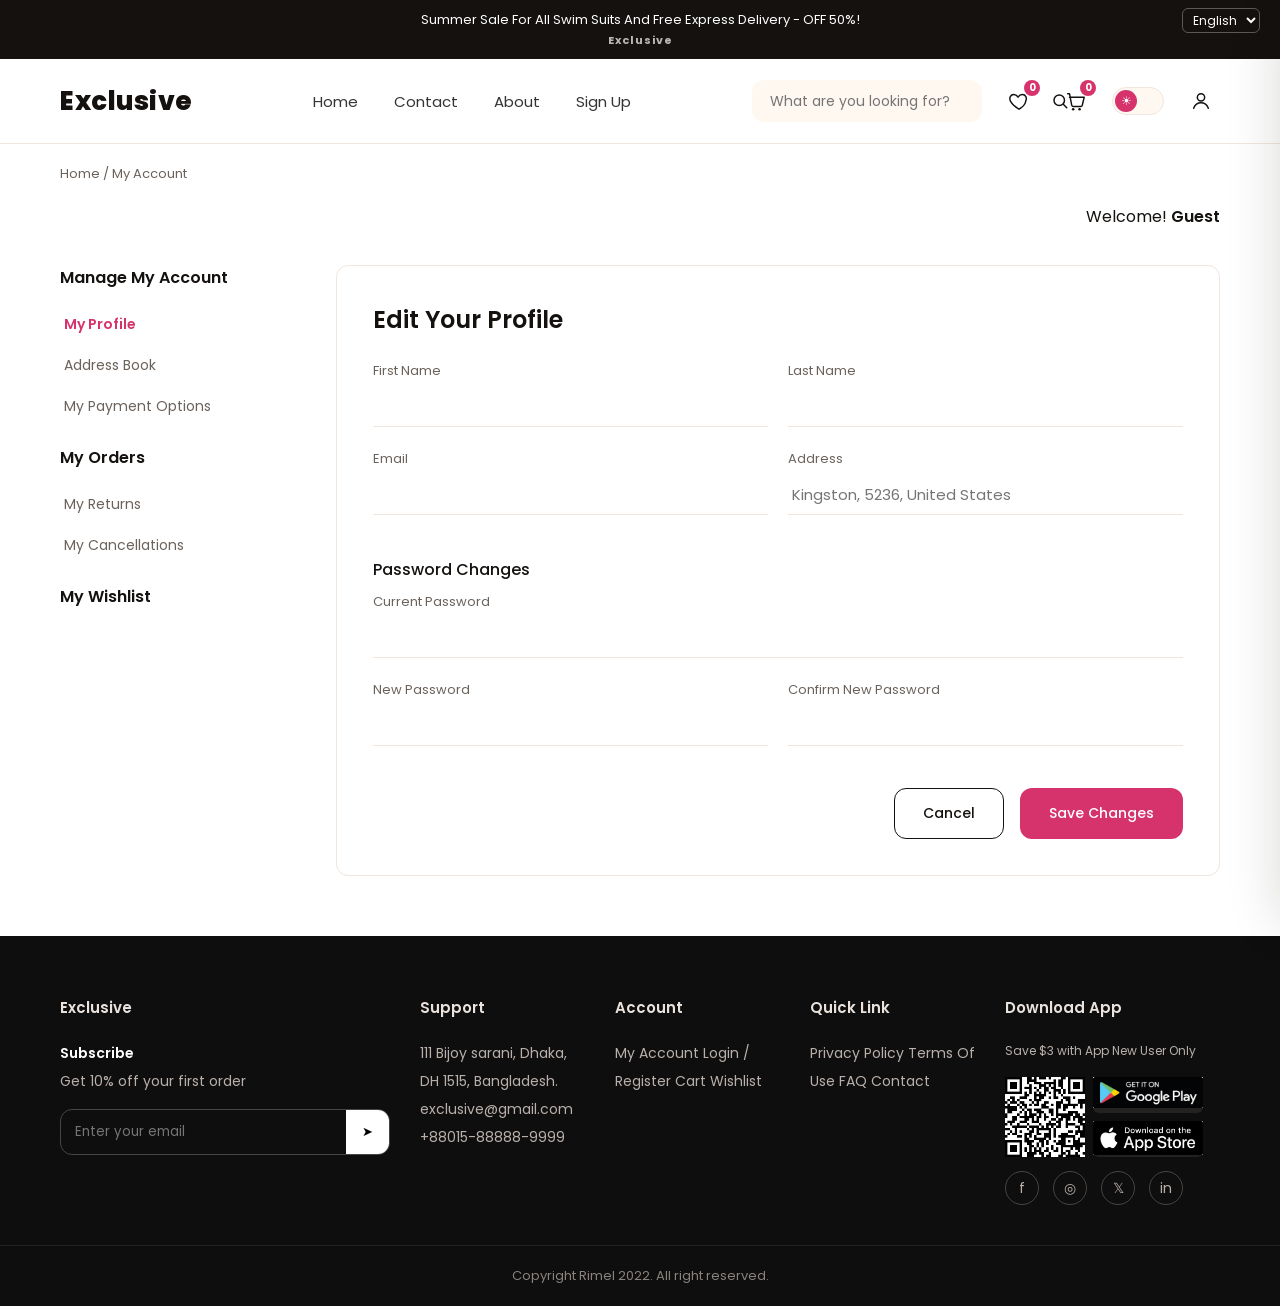
<file: pages/account.html>
<!DOCTYPE html>
<html lang="en">
<head>
<meta charset="UTF-8">
<meta name="viewport" content="width=device-width, initial-scale=1.0">
<title>My Account — Exclusive</title>
<link rel="stylesheet" href="../css/style.css">
<link rel="stylesheet" href="../css/responsive.css">
</head>
<body>
<div id="page-loader"><div class="loader-ring"></div></div>

<!-- ================= TOP HEADER ================= -->
<div class="top-header">
  <span data-i18n="topbar">Summer Sale For All Swim Suits And Free Express Delivery - OFF 50%!</span>
  <div class="brand-strip" data-i18n="brand">Exclusive</div>
  <select class="lang-switcher">
    <option value="en">English</option>
    <option value="ar">العربية</option>
  </select>
</div>

<!-- ================= HEADER ================= -->
<header class="site-header">
  <div class="container header-inner">
    <a href="../index.html" class="logo">Exclusive</a>

    <nav class="main-nav">
      <a href="../index.html" data-i18n="nav_home">Home</a>
      <a href="contact.html" data-i18n="nav_contact" class="">Contact</a>
      <a href="about.html" data-i18n="nav_about" class="">About</a>
      <a href="signup.html" class="login-link " data-i18n="nav_signup">Sign Up</a>
    </nav>

    <div class="header-actions">
      <div class="search-box">
        <input type="text" data-i18n-ph="search_ph" placeholder="What are you looking for?">
        <button aria-label="Search">
          <svg viewBox="0 0 24 24" fill="none" width="18" height="18"><circle cx="11" cy="11" r="7" stroke="currentColor" stroke-width="2"/><path d="M21 21l-4.3-4.3" stroke="currentColor" stroke-width="2" stroke-linecap="round"/></svg>
        </button>
      </div>

      <button class="icon-btn" onclick="location.href='wishlist.html'" aria-label="Favorites">
        <svg viewBox="0 0 24 24" fill="none"><path d="M12 21s-7-4.4-9.3-8.8C1 8.6 2.7 5 6.3 5c2 0 3.4 1 4.7 2.6C12.3 6 13.7 5 15.7 5c3.6 0 5.3 3.6 3.6 7.2C19 16.6 12 21 12 21z" stroke="currentColor" stroke-width="1.6"/></svg>
        <span class="badge fav-badge">0</span>
      </button>
      <a class="icon-btn" href="cart.html" aria-label="Cart">
        <svg viewBox="0 0 24 24" fill="none"><path d="M4 4h2l2.4 12.4a2 2 0 0 0 2 1.6h7.6a2 2 0 0 0 2-1.6L22 8H6" stroke="currentColor" stroke-width="1.6" stroke-linecap="round" stroke-linejoin="round"/><circle cx="10" cy="21" r="1.4" fill="currentColor"/><circle cx="17" cy="21" r="1.4" fill="currentColor"/></svg>
        <span class="badge cart-badge">0</span>
      </a>

      <button class="theme-toggle" aria-label="Toggle dark mode"><span class="knob">☀</span></button>

      <a class="icon-btn login-link" href="login.html" aria-label="Login">
        <svg viewBox="0 0 24 24" fill="none"><circle cx="12" cy="8" r="4" stroke="currentColor" stroke-width="1.6"/><path d="M4 20c1.5-4 5-6 8-6s6.5 2 8 6" stroke="currentColor" stroke-width="1.6" stroke-linecap="round"/></svg>
      </a>

      <div class="profile-wrap" style="display:none;">
        <button class="icon-btn profile-trigger" aria-label="Account">
          <svg viewBox="0 0 24 24" fill="none"><circle cx="12" cy="8" r="4" stroke="currentColor" stroke-width="1.6"/><path d="M4 20c1.5-4 5-6 8-6s6.5 2 8 6" stroke="currentColor" stroke-width="1.6" stroke-linecap="round"/></svg>
        </button>
        <div class="profile-dropdown">
          <a href="account.html">👤 <span data-i18n="manage_account">Manage My Account</span></a>
          <a href="account.html"><span data-i18n="my_orders">My Orders</span></a>
          <a href="../index.html" class="logout-link"> <span data-i18n="logout">Logout</span></a>
        </div>
      </div>

      <button class="hamburger" aria-label="Open menu"><span></span><span></span><span></span></button>
    </div>
  </div>
</header>

<div class="mobile-overlay"></div>
<nav class="mobile-nav">
  <button class="close-mobile">✕</button>
  <a href="../index.html" data-i18n="nav_home">Home</a>
  <a href="contact.html" data-i18n="nav_contact">Contact</a>
  <a href="about.html" data-i18n="nav_about">About</a>
  <a href="signup.html" data-i18n="nav_signup">Sign Up</a>
  <a href="login.html" data-i18n="nav_login">Login</a>
  <a href="cart.html" data-i18n="cart">Cart</a>
</nav>
<main class="container">
<div class="breadcrumb"><a href="../index.html">Home</a> / <span data-i18n="my_account">My Account</span></div>

<div class="section-head">
  <div></div>
  <p>Welcome! <span class="greet-name" style="font-weight:600;">Guest</span></p>
</div>

<div class="account-wrap">
  <ul class="account-nav">
    <li style="margin-bottom:14px;font-weight:600;">Manage My Account</li>
    <li><a href="#" class="active">My Profile</a></li>
    <li><a href="#">Address Book</a></li>
    <li><a href="#">My Payment Options</a></li>
    <li style="margin:18px 0 14px;font-weight:600;">My Orders</li>
    <li><a href="#">My Returns</a></li>
    <li><a href="#">My Cancellations</a></li>
    <li style="margin:18px 0 14px;font-weight:600;">My Wishlist</li>
  </ul>

  <div class="account-card">
    <h2>Edit Your Profile</h2>
    <form id="account-form" class="account-form" novalidate>
      <div class="field-row">
        <div class="field">
          <label>First Name</label>
          <input type="text" id="acc-first-name">
        </div>
        <div class="field">
          <label>Last Name</label>
          <input type="text" id="acc-last-name">
        </div>
      </div>
      <div class="field-row">
        <div class="field">
          <label>Email</label>
          <input type="email" id="acc-email">
        </div>
        <div class="field">
          <label>Address</label>
          <input type="text" id="acc-address" placeholder="Kingston, 5236, United States">
        </div>
      </div>

      <h4 style="margin:20px 0 10px;font-weight:500;">Password Changes</h4>
      <div class="field">
        <label>Current Password</label>
        <input type="password" id="acc-current-password">
        <div class="error-msg"></div>
      </div>
      <div class="field-row">
        <div class="field">
          <label>New Password</label>
          <input type="password" id="acc-new-password">
          <div class="error-msg"></div>
        </div>
        <div class="field">
          <label>Confirm New Password</label>
          <input type="password" id="acc-confirm-password">
          <div class="error-msg"></div>
        </div>
      </div>

      <div class="account-actions">
        <button type="button" id="account-cancel" class="btn btn-outline">Cancel</button>
        <button type="submit" class="btn btn-primary">Save Changes</button>
      </div>
    </form>
  </div>
</div>
</main>
<!-- ================= FOOTER ================= -->
<footer>
  <div class="container footer-grid">
    <div>
      <h4>Exclusive</h4>
      <p data-i18n="footer_subscribe" style="color:#fff;font-weight:600;">Subscribe</p>
      <p data-i18n="footer_get">Get 10% off your first order</p>
      <form class="subscribe-box" onsubmit="event.preventDefault(); showToast('Subscribed successfully!');">
        <input type="email" placeholder="Enter your email" required>
        <button aria-label="Subscribe">➤</button>
      </form>
    </div>
    <div>
      <h4 data-i18n="footer_support">Support</h4>
      <p>111 Bijoy sarani, Dhaka, DH 1515, Bangladesh.</p>
      <p>exclusive@gmail.com</p>
      <p>+88015-88888-9999</p>
    </div>
    <div>
      <h4 data-i18n="footer_account">Account</h4>
      <a href="account.html" data-i18n="my_account">My Account</a>
      <a href="login.html" data-i18n="login_register">Login / Register</a>
      <a href="cart.html" data-i18n="cart">Cart</a>
      <a href="wishlist.html" data-i18n="wishlist">Wishlist</a>
    </div>
    <div>
      <h4 data-i18n="footer_quicklink">Quick Link</h4>
      <a href="#" data-i18n="privacy">Privacy Policy</a>
      <a href="#" data-i18n="terms">Terms Of Use</a>
      <a href="#" data-i18n="faq">FAQ</a>
      <a href="contact.html" data-i18n="contact">Contact</a>
    </div>
    <div>
      <h4 data-i18n="footer_app">Download App</h4>
      <p style="font-size:12px;">Save $3 with App New User Only</p>
      <div class="app-imgs">
        <div class="qr"><img src="../assets/images/QR_Code.jpg"></div>
        <div class="stores">
          <div><img src="../assets/images/Google_Play.jpeg"></div><div><img src="../assets/images/App Store.jpeg"></div>
        </div>
      </div>
      <div class="footer-social">
        <a href="#" aria-label="Facebook">f</a>
        <a href="#" aria-label="Instagram">◎</a>
        <a href="#" aria-label="Twitter">𝕏</a>
        <a href="#" aria-label="LinkedIn">in</a>
      </div>
    </div>
  </div>
  <div class="footer-bottom" data-i18n="copyright">Copyright Rimel 2022. All right reserved.</div>
</footer>

<button class="back-to-top" aria-label="Back to top">↑</button>

<script src="../js/main.js"></script>
<script src="../js/slider.js"></script>
<script src="../js/cart.js"></script>
<script src="../js/products.js"></script>
<script src="../js/auth.js"></script>
<script src="../js/account.js"></script>
</body>
</html>
</file>
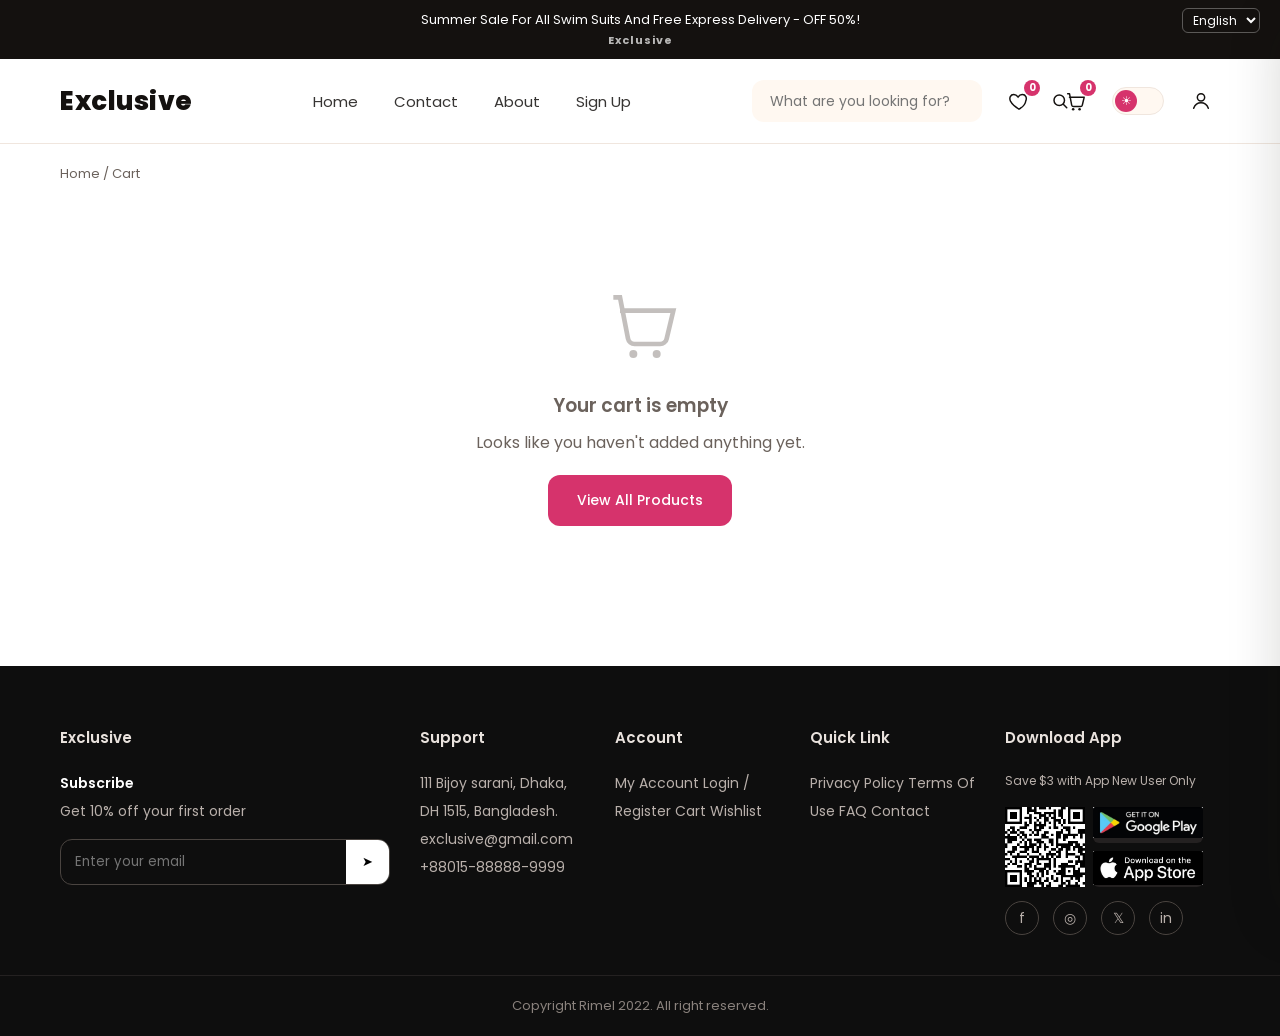
<file: pages/cart.html>
<!DOCTYPE html>
<html lang="en">
<head>
<meta charset="UTF-8">
<meta name="viewport" content="width=device-width, initial-scale=1.0">
<title>Cart — Exclusive</title>
<link rel="stylesheet" href="../css/style.css">
<link rel="stylesheet" href="../css/responsive.css">
</head>
<body>
<div id="page-loader"><div class="loader-ring"></div></div>

<!-- ================= TOP HEADER ================= -->
<div class="top-header">
  <span data-i18n="topbar">Summer Sale For All Swim Suits And Free Express Delivery - OFF 50%!</span>
  <div class="brand-strip" data-i18n="brand">Exclusive</div>
  <select class="lang-switcher">
    <option value="en">English</option>
    <option value="ar">العربية</option>
  </select>
</div>

<!-- ================= HEADER ================= -->
<header class="site-header">
  <div class="container header-inner">
    <a href="../index.html" class="logo">Exclusive</a>

    <nav class="main-nav">
      <a href="../index.html" data-i18n="nav_home">Home</a>
      <a href="contact.html" data-i18n="nav_contact" class="">Contact</a>
      <a href="about.html" data-i18n="nav_about" class="">About</a>
      <a href="signup.html" class="login-link " data-i18n="nav_signup">Sign Up</a>
    </nav>

    <div class="header-actions">
      <div class="search-box">
        <input type="text" data-i18n-ph="search_ph" placeholder="What are you looking for?">
        <button aria-label="Search">
          <svg viewBox="0 0 24 24" fill="none" width="18" height="18"><circle cx="11" cy="11" r="7" stroke="currentColor" stroke-width="2"/><path d="M21 21l-4.3-4.3" stroke="currentColor" stroke-width="2" stroke-linecap="round"/></svg>
        </button>
      </div>

      <button class="icon-btn" onclick="location.href='wishlist.html'" aria-label="Favorites">
        <svg viewBox="0 0 24 24" fill="none"><path d="M12 21s-7-4.4-9.3-8.8C1 8.6 2.7 5 6.3 5c2 0 3.4 1 4.7 2.6C12.3 6 13.7 5 15.7 5c3.6 0 5.3 3.6 3.6 7.2C19 16.6 12 21 12 21z" stroke="currentColor" stroke-width="1.6"/></svg>
        <span class="badge fav-badge">0</span>
      </button>
      <a class="icon-btn" href="cart.html" aria-label="Cart">
        <svg viewBox="0 0 24 24" fill="none"><path d="M4 4h2l2.4 12.4a2 2 0 0 0 2 1.6h7.6a2 2 0 0 0 2-1.6L22 8H6" stroke="currentColor" stroke-width="1.6" stroke-linecap="round" stroke-linejoin="round"/><circle cx="10" cy="21" r="1.4" fill="currentColor"/><circle cx="17" cy="21" r="1.4" fill="currentColor"/></svg>
        <span class="badge cart-badge">0</span>
      </a>

      <button class="theme-toggle" aria-label="Toggle dark mode"><span class="knob">☀</span></button>

      <a class="icon-btn login-link" href="login.html" aria-label="Login">
        <svg viewBox="0 0 24 24" fill="none"><circle cx="12" cy="8" r="4" stroke="currentColor" stroke-width="1.6"/><path d="M4 20c1.5-4 5-6 8-6s6.5 2 8 6" stroke="currentColor" stroke-width="1.6" stroke-linecap="round"/></svg>
      </a>

      <div class="profile-wrap" style="display:none;">
        <button class="icon-btn profile-trigger" aria-label="Account">
          <svg viewBox="0 0 24 24" fill="none"><circle cx="12" cy="8" r="4" stroke="currentColor" stroke-width="1.6"/><path d="M4 20c1.5-4 5-6 8-6s6.5 2 8 6" stroke="currentColor" stroke-width="1.6" stroke-linecap="round"/></svg>
        </button>
        <div class="profile-dropdown">
          <a href="account.html">👤 <span data-i18n="manage_account">Manage My Account</span></a>
          <a href="account.html"> <span data-i18n="my_orders">My Orders</span></a>
          <a href="../index.html" class="logout-link"><span data-i18n="logout">Logout</span></a>
        </div>
      </div>

      <button class="hamburger" aria-label="Open menu"><span></span><span></span><span></span></button>
    </div>
  </div>
</header>

<div class="mobile-overlay"></div>
<nav class="mobile-nav">
  <button class="close-mobile">✕</button>
  <a href="../index.html" data-i18n="nav_home">Home</a>
  <a href="contact.html" data-i18n="nav_contact">Contact</a>
  <a href="about.html" data-i18n="nav_about">About</a>
  <a href="signup.html" data-i18n="nav_signup">Sign Up</a>
  <a href="login.html" data-i18n="nav_login">Login</a>
  <a href="cart.html" data-i18n="cart">Cart</a>
</nav>
<main class="container">
<div class="breadcrumb"><a href="../index.html">Home</a> / <span data-i18n="cart">Cart</span></div>

<div id="cart-empty" class="empty-state" style="display:none;">
  <svg viewBox="0 0 24 24" fill="none"><path d="M4 4h2l2.4 12.4a2 2 0 0 0 2 1.6h7.6a2 2 0 0 0 2-1.6L22 8H6" stroke="currentColor" stroke-width="1.4"/><circle cx="10" cy="21" r="1.2" fill="currentColor"/><circle cx="17" cy="21" r="1.2" fill="currentColor"/></svg>
  <h3>Your cart is empty</h3>
  <p style="margin:10px 0 20px;">Looks like you haven't added anything yet.</p>
  <a href="../index.html" class="btn btn-primary" data-i18n="view_all">Continue Shopping</a>
</div>

<div class="cart-table-wrap" style="overflow-x:auto;">
  <table class="cart-table">
    <thead>
      <tr><th>Product</th><th>Price</th><th>Quantity</th><th>Subtotal</th><th></th></tr>
    </thead>
    <tbody id="cart-table-body"></tbody>
  </table>
</div>

<div class="cart-bottom">
  <form id="coupon-form" class="coupon-row">
    <input type="text" placeholder="Coupon Code (try SAVE10)">
    <button type="submit" class="btn btn-primary">Apply Coupon</button>
  </form>

  <div class="cart-summary">
    <h3>Cart Total</h3>
    <div class="summary-row"><span>Subtotal:</span><span class="js-subtotal">$0.00</span></div>
    <div class="summary-row js-discount-row" style="display:none;"><span>Discount:</span><span class="js-discount">-$0.00</span></div>
    <div class="summary-row"><span>Shipping:</span><span class="js-shipping">Free</span></div>
    <div class="summary-row total"><span>Total:</span><span class="js-total">$0.00</span></div>
    <a href="checkout.html" class="btn btn-primary btn-block" style="margin-top:20px;">Proceed to Checkout</a>
  </div>
</div>
</main>
<!-- ================= FOOTER ================= -->
<footer>
  <div class="container footer-grid">
    <div>
      <h4>Exclusive</h4>
      <p data-i18n="footer_subscribe" style="color:#fff;font-weight:600;">Subscribe</p>
      <p data-i18n="footer_get">Get 10% off your first order</p>
      <form class="subscribe-box" onsubmit="event.preventDefault(); showToast('Subscribed successfully!');">
        <input type="email" placeholder="Enter your email" required>
        <button aria-label="Subscribe">➤</button>
      </form>
    </div>
    <div>
      <h4 data-i18n="footer_support">Support</h4>
      <p>111 Bijoy sarani, Dhaka, DH 1515, Bangladesh.</p>
      <p>exclusive@gmail.com</p>
      <p>+88015-88888-9999</p>
    </div>
    <div>
      <h4 data-i18n="footer_account">Account</h4>
      <a href="account.html" data-i18n="my_account">My Account</a>
      <a href="login.html" data-i18n="login_register">Login / Register</a>
      <a href="cart.html" data-i18n="cart">Cart</a>
      <a href="wishlist.html" data-i18n="wishlist">Wishlist</a>
    </div>
    <div>
      <h4 data-i18n="footer_quicklink">Quick Link</h4>
      <a href="#" data-i18n="privacy">Privacy Policy</a>
      <a href="#" data-i18n="terms">Terms Of Use</a>
      <a href="#" data-i18n="faq">FAQ</a>
      <a href="contact.html" data-i18n="contact">Contact</a>
    </div>
    <div>
      <h4 data-i18n="footer_app">Download App</h4>
      <p style="font-size:12px;">Save $3 with App New User Only</p>
      <div class="app-imgs">
        <div class="qr"><img src="../assets/images/QR_Code.jpg"></div>
        <div class="stores">
          <div><img src="../assets/images/Google_Play.jpeg"></div><div><img src="../assets/images/App Store.jpeg"></div>
        </div>
      </div>
      <div class="footer-social">
        <a href="#" aria-label="Facebook">f</a>
        <a href="#" aria-label="Instagram">◎</a>
        <a href="#" aria-label="Twitter">𝕏</a>
        <a href="#" aria-label="LinkedIn">in</a>
      </div>
    </div>
  </div>
  <div class="footer-bottom" data-i18n="copyright">Copyright Rimel 2022. All right reserved.</div>
</footer>

<button class="back-to-top" aria-label="Back to top">↑</button>

<script src="../js/main.js"></script>
<script src="../js/slider.js"></script>
<script src="../js/cart.js"></script>
<script src="../js/products.js"></script>
<script src="../js/auth.js"></script>
<script src="../js/account.js"></script>
</body>
</html>
</file>
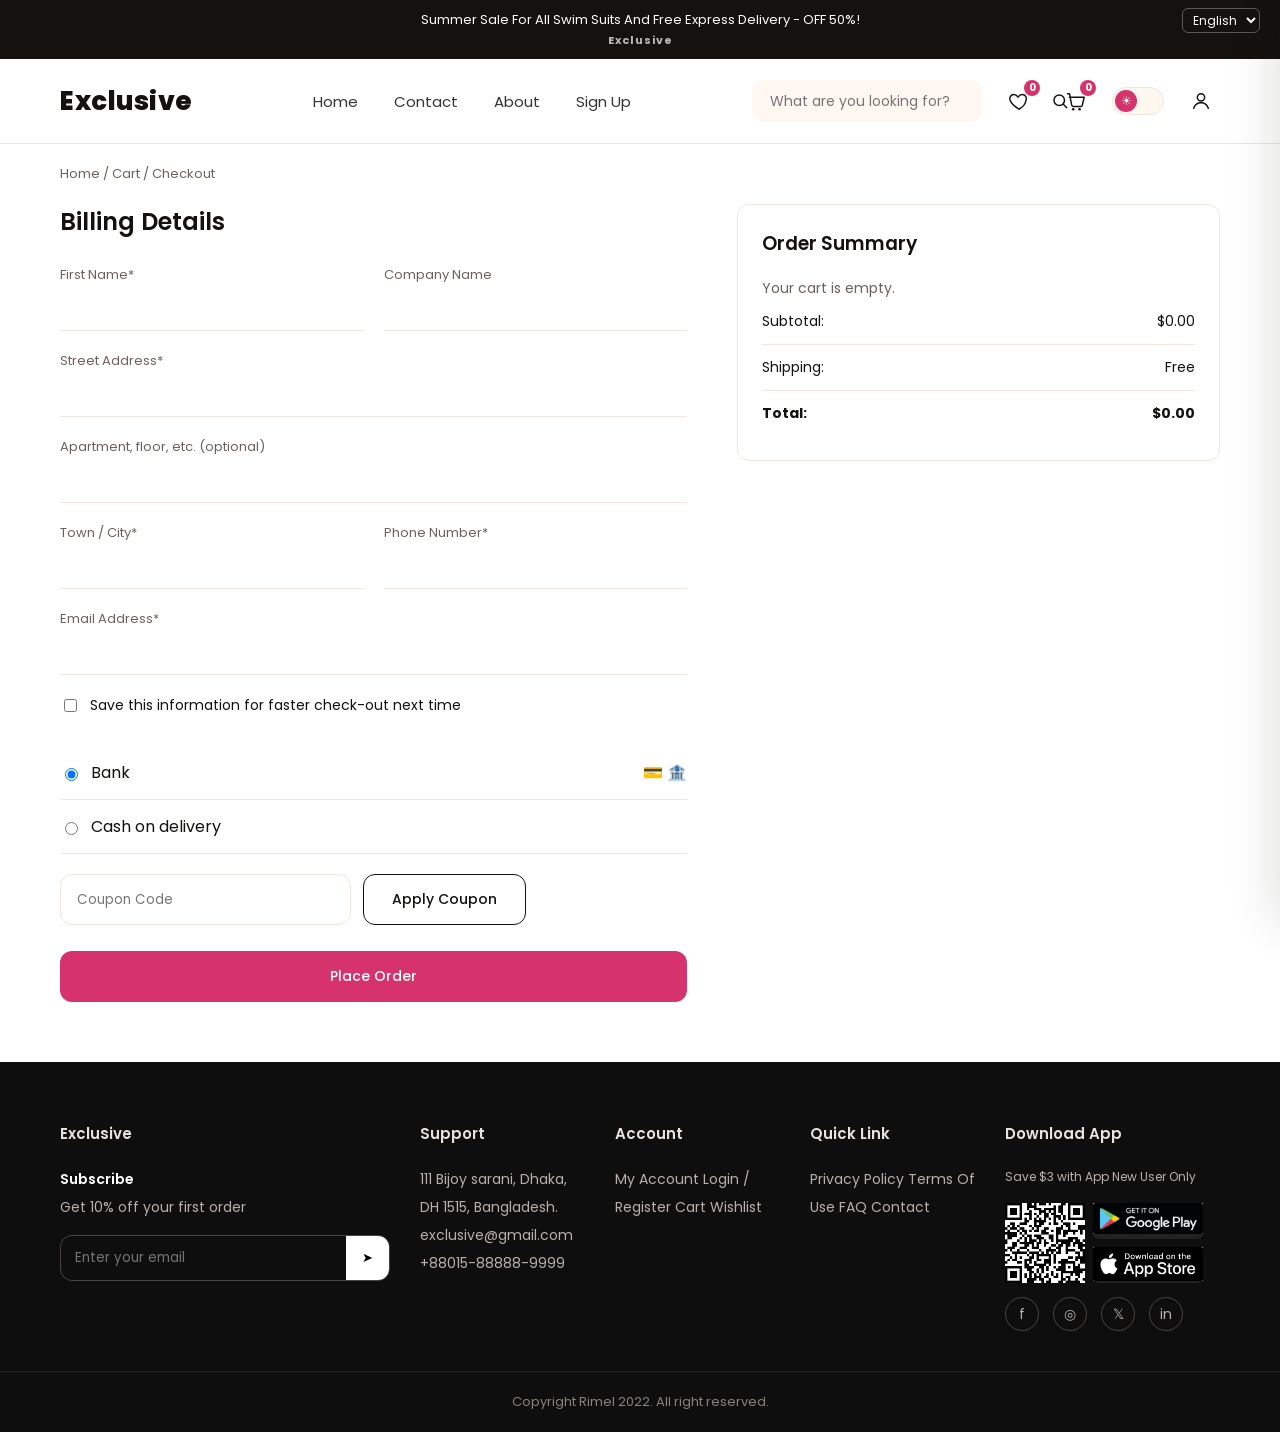
<file: pages/checkout.html>
<!DOCTYPE html>
<html lang="en">
<head>
<meta charset="UTF-8">
<meta name="viewport" content="width=device-width, initial-scale=1.0">
<title>Checkout — Exclusive</title>
<link rel="stylesheet" href="../css/style.css">
<link rel="stylesheet" href="../css/responsive.css">
</head>
<body>
<div id="page-loader"><div class="loader-ring"></div></div>

<!-- ================= TOP HEADER ================= -->
<div class="top-header">
  <span data-i18n="topbar">Summer Sale For All Swim Suits And Free Express Delivery - OFF 50%!</span>
  <div class="brand-strip" data-i18n="brand">Exclusive</div>
  <select class="lang-switcher">
    <option value="en">English</option>
    <option value="ar">العربية</option>
  </select>
</div>

<!-- ================= HEADER ================= -->
<header class="site-header">
  <div class="container header-inner">
    <a href="../index.html" class="logo">Exclusive</a>

    <nav class="main-nav">
      <a href="../index.html" data-i18n="nav_home">Home</a>
      <a href="contact.html" data-i18n="nav_contact" class="">Contact</a>
      <a href="about.html" data-i18n="nav_about" class="">About</a>
      <a href="signup.html" class="login-link " data-i18n="nav_signup">Sign Up</a>
    </nav>

    <div class="header-actions">
      <div class="search-box">
        <input type="text" data-i18n-ph="search_ph" placeholder="What are you looking for?">
        <button aria-label="Search">
          <svg viewBox="0 0 24 24" fill="none" width="18" height="18"><circle cx="11" cy="11" r="7" stroke="currentColor" stroke-width="2"/><path d="M21 21l-4.3-4.3" stroke="currentColor" stroke-width="2" stroke-linecap="round"/></svg>
        </button>
      </div>

      <button class="icon-btn" onclick="location.href='wishlist.html'" aria-label="Favorites">
        <svg viewBox="0 0 24 24" fill="none"><path d="M12 21s-7-4.4-9.3-8.8C1 8.6 2.7 5 6.3 5c2 0 3.4 1 4.7 2.6C12.3 6 13.7 5 15.7 5c3.6 0 5.3 3.6 3.6 7.2C19 16.6 12 21 12 21z" stroke="currentColor" stroke-width="1.6"/></svg>
        <span class="badge fav-badge">0</span>
      </button>
      <a class="icon-btn" href="cart.html" aria-label="Cart">
        <svg viewBox="0 0 24 24" fill="none"><path d="M4 4h2l2.4 12.4a2 2 0 0 0 2 1.6h7.6a2 2 0 0 0 2-1.6L22 8H6" stroke="currentColor" stroke-width="1.6" stroke-linecap="round" stroke-linejoin="round"/><circle cx="10" cy="21" r="1.4" fill="currentColor"/><circle cx="17" cy="21" r="1.4" fill="currentColor"/></svg>
        <span class="badge cart-badge">0</span>
      </a>

      <button class="theme-toggle" aria-label="Toggle dark mode"><span class="knob">☀</span></button>

      <a class="icon-btn login-link" href="login.html" aria-label="Login">
        <svg viewBox="0 0 24 24" fill="none"><circle cx="12" cy="8" r="4" stroke="currentColor" stroke-width="1.6"/><path d="M4 20c1.5-4 5-6 8-6s6.5 2 8 6" stroke="currentColor" stroke-width="1.6" stroke-linecap="round"/></svg>
      </a>

      <div class="profile-wrap" style="display:none;">
        <button class="icon-btn profile-trigger" aria-label="Account">
          <svg viewBox="0 0 24 24" fill="none"><circle cx="12" cy="8" r="4" stroke="currentColor" stroke-width="1.6"/><path d="M4 20c1.5-4 5-6 8-6s6.5 2 8 6" stroke="currentColor" stroke-width="1.6" stroke-linecap="round"/></svg>
        </button>
        <div class="profile-dropdown">
          <a href="account.html">👤 <span data-i18n="manage_account">Manage My Account</span></a>
          <a href="account.html"><span data-i18n="my_orders">My Orders</span></a>
          <a href="../index.html" class="logout-link"> <span data-i18n="logout">Logout</span></a>
        </div>
      </div>

      <button class="hamburger" aria-label="Open menu"><span></span><span></span><span></span></button>
    </div>
  </div>
</header>

<div class="mobile-overlay"></div>
<nav class="mobile-nav">
  <button class="close-mobile">✕</button>
  <a href="../index.html" data-i18n="nav_home">Home</a>
  <a href="contact.html" data-i18n="nav_contact">Contact</a>
  <a href="about.html" data-i18n="nav_about">About</a>
  <a href="signup.html" data-i18n="nav_signup">Sign Up</a>
  <a href="login.html" data-i18n="nav_login">Login</a>
  <a href="cart.html" data-i18n="cart">Cart</a>
</nav>
<main class="container">
<div class="breadcrumb"><a href="../index.html">Home</a> / <a href="cart.html" data-i18n="cart">Cart</a> / <span>Checkout</span></div>

<div class="checkout-wrap">
  <div class="billing-form">
    <h2 style="margin-bottom:26px;">Billing Details</h2>
    <form id="checkout-form" novalidate>
      <div class="field-row">
        <div class="field">
          <label>First Name*</label>
          <input type="text" required>
        </div>
        <div class="field">
          <label>Company Name</label>
          <input type="text">
        </div>
      </div>
      <div class="field">
        <label>Street Address*</label>
        <input type="text" required>
      </div>
      <div class="field">
        <label>Apartment, floor, etc. (optional)</label>
        <input type="text">
      </div>
      <div class="field-row">
        <div class="field">
          <label>Town / City*</label>
          <input type="text" required>
        </div>
        <div class="field">
          <label>Phone Number*</label>
          <input type="tel" required>
        </div>
      </div>
      <div class="field">
        <label>Email Address*</label>
        <input type="email" required>
      </div>

      <div class="checkbox-row">
        <input type="checkbox" id="save-info">
        <label for="save-info">Save this information for faster check-out next time</label>
      </div>

      <div style="margin-top:30px;">
        <div class="pay-option">
          <label><input type="radio" name="pay" checked> Bank</label>
          <span style="display:flex;gap:6px;">💳 🏦</span>
        </div>
        <div class="pay-option">
          <label><input type="radio" name="pay"> Cash on delivery</label>
        </div>
      </div>

      <div class="coupon-row" style="margin-top:20px;">
        <input type="text" placeholder="Coupon Code">
        <button type="button" class="btn btn-outline" onclick="showToast('Coupon applied on cart page')">Apply Coupon</button>
      </div>

      <button type="submit" class="btn btn-primary btn-block" style="margin-top:26px;">Place Order</button>
    </form>
  </div>

  <div class="cart-summary" style="max-width:100%;">
    <h3>Order Summary</h3>
    <div id="checkout-items"></div>
    <div class="summary-row"><span>Subtotal:</span><span class="js-subtotal">$0.00</span></div>
    <div class="summary-row"><span>Shipping:</span><span class="js-shipping">Free</span></div>
    <div class="summary-row total"><span>Total:</span><span class="js-total">$0.00</span></div>
  </div>
</div>
</main>
<!-- ================= FOOTER ================= -->
<footer>
  <div class="container footer-grid">
    <div>
      <h4>Exclusive</h4>
      <p data-i18n="footer_subscribe" style="color:#fff;font-weight:600;">Subscribe</p>
      <p data-i18n="footer_get">Get 10% off your first order</p>
      <form class="subscribe-box" onsubmit="event.preventDefault(); showToast('Subscribed successfully!');">
        <input type="email" placeholder="Enter your email" required>
        <button aria-label="Subscribe">➤</button>
      </form>
    </div>
    <div>
      <h4 data-i18n="footer_support">Support</h4>
      <p>111 Bijoy sarani, Dhaka, DH 1515, Bangladesh.</p>
      <p>exclusive@gmail.com</p>
      <p>+88015-88888-9999</p>
    </div>
    <div>
      <h4 data-i18n="footer_account">Account</h4>
      <a href="account.html" data-i18n="my_account">My Account</a>
      <a href="login.html" data-i18n="login_register">Login / Register</a>
      <a href="cart.html" data-i18n="cart">Cart</a>
      <a href="wishlist.html" data-i18n="wishlist">Wishlist</a>
    </div>
    <div>
      <h4 data-i18n="footer_quicklink">Quick Link</h4>
      <a href="#" data-i18n="privacy">Privacy Policy</a>
      <a href="#" data-i18n="terms">Terms Of Use</a>
      <a href="#" data-i18n="faq">FAQ</a>
      <a href="contact.html" data-i18n="contact">Contact</a>
    </div>
    <div>
      <h4 data-i18n="footer_app">Download App</h4>
      <p style="font-size:12px;">Save $3 with App New User Only</p>
      <div class="app-imgs">
        <div class="qr"><img src="../assets/images/QR_Code.jpg"></div>
        <div class="stores">
          <div><img src="../assets/images/Google_Play.jpeg"></div><div><img src="../assets/images/App Store.jpeg"></div>
        </div>
      </div>
      <div class="footer-social">
        <a href="#" aria-label="Facebook">f</a>
        <a href="#" aria-label="Instagram">◎</a>
        <a href="#" aria-label="Twitter">𝕏</a>
        <a href="#" aria-label="LinkedIn">in</a>
      </div>
    </div>
  </div>
  <div class="footer-bottom" data-i18n="copyright">Copyright Rimel 2022. All right reserved.</div>
</footer>

<button class="back-to-top" aria-label="Back to top">↑</button>

<script src="../js/main.js"></script>
<script src="../js/slider.js"></script>
<script src="../js/cart.js"></script>
<script src="../js/products.js"></script>
<script src="../js/auth.js"></script>
<script src="../js/account.js"></script>
</body>
</html>
</file>
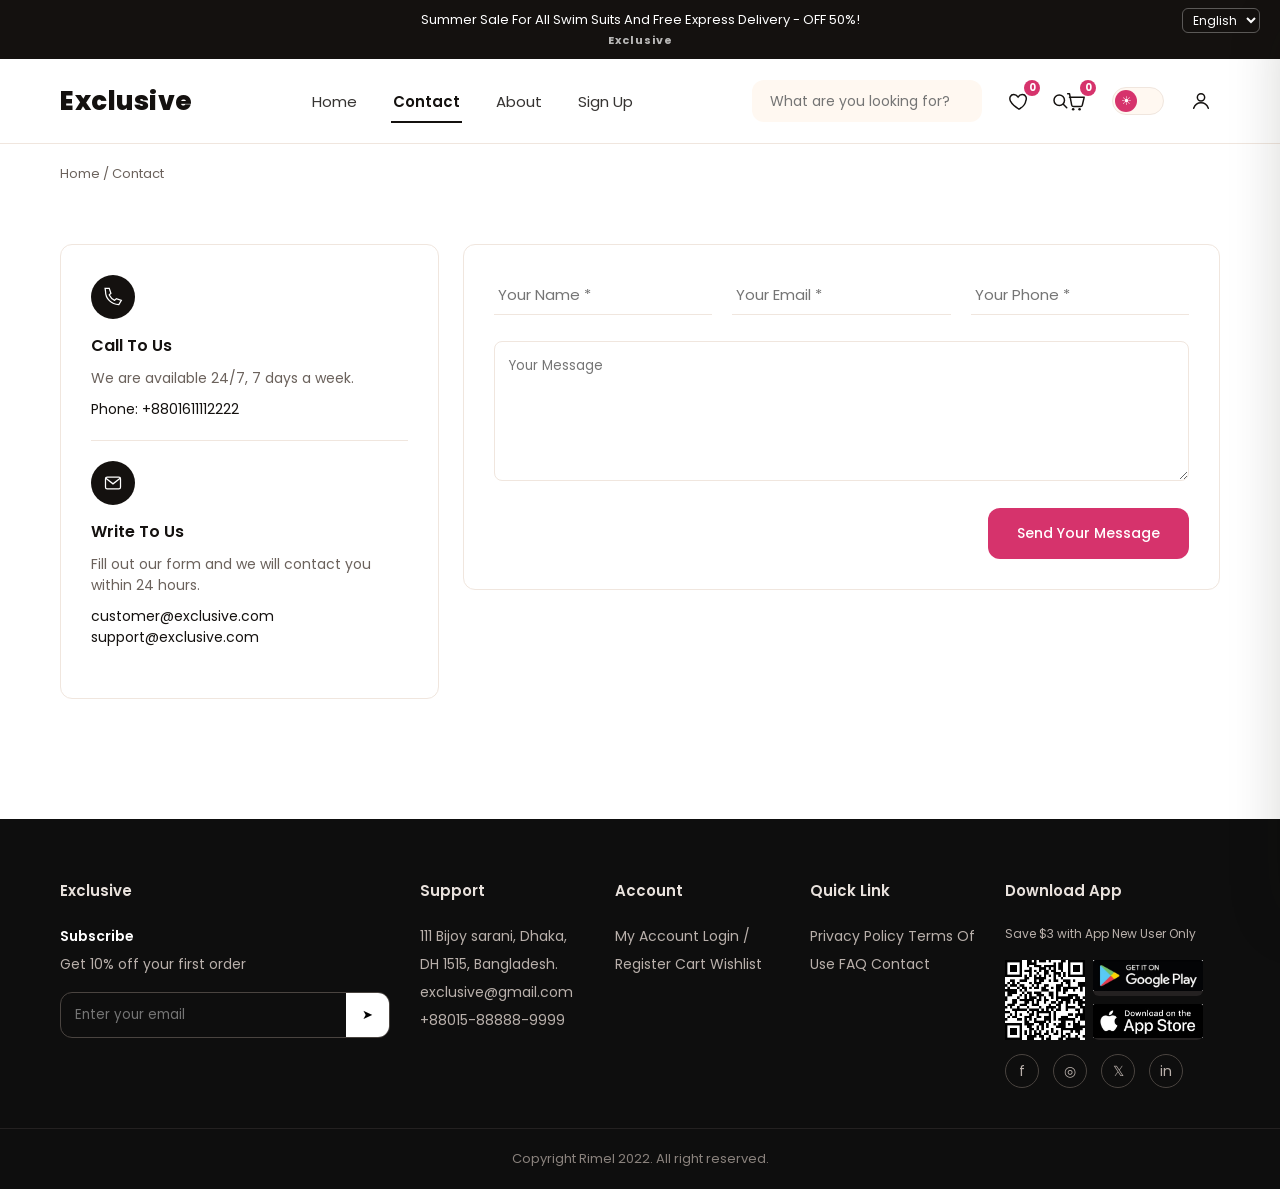
<file: pages/contact.html>
<!DOCTYPE html>
<html lang="en">
<head>
<meta charset="UTF-8">
<meta name="viewport" content="width=device-width, initial-scale=1.0">
<title>Contact — Exclusive</title>
<link rel="stylesheet" href="../css/style.css">
<link rel="stylesheet" href="../css/responsive.css">
</head>
<body>
<div id="page-loader"><div class="loader-ring"></div></div>

<!-- ================= TOP HEADER ================= -->
<div class="top-header">
  <span data-i18n="topbar">Summer Sale For All Swim Suits And Free Express Delivery - OFF 50%!</span>
  <div class="brand-strip" data-i18n="brand">Exclusive</div>
  <select class="lang-switcher">
    <option value="en">English</option>
    <option value="ar">العربية</option>
  </select>
</div>

<!-- ================= HEADER ================= -->
<header class="site-header">
  <div class="container header-inner">
    <a href="../index.html" class="logo">Exclusive</a>

    <nav class="main-nav">
      <a href="../index.html" data-i18n="nav_home">Home</a>
      <a href="contact.html" data-i18n="nav_contact" class="active" class="">Contact</a>
      <a href="about.html" data-i18n="nav_about" class="">About</a>
      <a href="signup.html" class="login-link " data-i18n="nav_signup">Sign Up</a>
    </nav>

    <div class="header-actions">
      <div class="search-box">
        <input type="text" data-i18n-ph="search_ph" placeholder="What are you looking for?">
        <button aria-label="Search">
          <svg viewBox="0 0 24 24" fill="none" width="18" height="18"><circle cx="11" cy="11" r="7" stroke="currentColor" stroke-width="2"/><path d="M21 21l-4.3-4.3" stroke="currentColor" stroke-width="2" stroke-linecap="round"/></svg>
        </button>
      </div>

      <button class="icon-btn" onclick="location.href='wishlist.html'" aria-label="Favorites">
        <svg viewBox="0 0 24 24" fill="none"><path d="M12 21s-7-4.4-9.3-8.8C1 8.6 2.7 5 6.3 5c2 0 3.4 1 4.7 2.6C12.3 6 13.7 5 15.7 5c3.6 0 5.3 3.6 3.6 7.2C19 16.6 12 21 12 21z" stroke="currentColor" stroke-width="1.6"/></svg>
        <span class="badge fav-badge">0</span>
      </button>
      <a class="icon-btn" href="cart.html" aria-label="Cart">
        <svg viewBox="0 0 24 24" fill="none"><path d="M4 4h2l2.4 12.4a2 2 0 0 0 2 1.6h7.6a2 2 0 0 0 2-1.6L22 8H6" stroke="currentColor" stroke-width="1.6" stroke-linecap="round" stroke-linejoin="round"/><circle cx="10" cy="21" r="1.4" fill="currentColor"/><circle cx="17" cy="21" r="1.4" fill="currentColor"/></svg>
        <span class="badge cart-badge">0</span>
      </a>

      <button class="theme-toggle" aria-label="Toggle dark mode"><span class="knob">☀</span></button>

      <a class="icon-btn login-link" href="login.html" aria-label="Login">
        <svg viewBox="0 0 24 24" fill="none"><circle cx="12" cy="8" r="4" stroke="currentColor" stroke-width="1.6"/><path d="M4 20c1.5-4 5-6 8-6s6.5 2 8 6" stroke="currentColor" stroke-width="1.6" stroke-linecap="round"/></svg>
      </a>

      <div class="profile-wrap" style="display:none;">
        <button class="icon-btn profile-trigger" aria-label="Account">
          <svg viewBox="0 0 24 24" fill="none"><circle cx="12" cy="8" r="4" stroke="currentColor" stroke-width="1.6"/><path d="M4 20c1.5-4 5-6 8-6s6.5 2 8 6" stroke="currentColor" stroke-width="1.6" stroke-linecap="round"/></svg>
        </button>
        <div class="profile-dropdown">
          <a href="account.html">👤 <span data-i18n="manage_account">Manage My Account</span></a>
          <a href="account.html"><span data-i18n="my_orders">My Orders</span></a>
          <a href="../index.html" class="logout-link"> <span data-i18n="logout">Logout</span></a>
        </div>
      </div>

      <button class="hamburger" aria-label="Open menu"><span></span><span></span><span></span></button>
    </div>
  </div>
</header>

<div class="mobile-overlay"></div>
<nav class="mobile-nav">
  <button class="close-mobile">✕</button>
  <a href="../index.html" data-i18n="nav_home">Home</a>
  <a href="contact.html" data-i18n="nav_contact" class="active">Contact</a>
  <a href="about.html" data-i18n="nav_about">About</a>
  <a href="signup.html" data-i18n="nav_signup">Sign Up</a>
  <a href="login.html" data-i18n="nav_login">Login</a>
  <a href="cart.html" data-i18n="cart">Cart</a>
</nav>
<main class="container">
<div class="breadcrumb"><a href="../index.html">Home</a> / <span data-i18n="nav_contact">Contact</span></div>

<div class="contact-wrap">
  <div class="contact-info">
    <div class="item">
      <div class="contact-icon">
        <svg width="20" height="20" viewBox="0 0 24 24" fill="none"><path d="M3 5c0 9 7 16 16 16l3-5-6-2-2 2c-3-1.5-5-3.5-6.5-6.5l2-2-2-6-5 0z" stroke="currentColor" stroke-width="1.5"/></svg>
      </div>
      <h4>Call To Us</h4>
      <p style="color:var(--text-muted);font-size:14px;margin:10px 0;">We are available 24/7, 7 days a week.</p>
      <p style="font-size:14px;">Phone: +8801611112222</p>
    </div>
    <div class="item">
      <div class="contact-icon">
        <svg width="20" height="20" viewBox="0 0 24 24" fill="none"><rect x="3" y="5" width="18" height="14" rx="2" stroke="currentColor" stroke-width="1.5"/><path d="M3 6l9 7 9-7" stroke="currentColor" stroke-width="1.5"/></svg>
      </div>
      <h4>Write To Us</h4>
      <p style="color:var(--text-muted);font-size:14px;margin:10px 0;">Fill out our form and we will contact you within 24 hours.</p>
      <p style="font-size:14px;">customer@exclusive.com</p>
      <p style="font-size:14px;">support@exclusive.com</p>
    </div>
  </div>

  <div class="contact-form">
    <form id="contact-form" onsubmit="event.preventDefault(); showToast('Message sent successfully!'); this.reset();">
      <div class="field-row">
        <div class="field"><input type="text" placeholder="Your Name *" required></div>
        <div class="field"><input type="email" placeholder="Your Email *" required></div>
        <div class="field"><input type="tel" placeholder="Your Phone *" required></div>
      </div>
      <textarea placeholder="Your Message" required></textarea>
      <div style="text-align:right;margin-top:20px;">
        <button type="submit" class="btn btn-primary" data-i18n="send_msg">Send Your Message</button>
      </div>
    </form>
  </div>
</div>
</main>
<!-- ================= FOOTER ================= -->
<footer>
  <div class="container footer-grid">
    <div>
      <h4>Exclusive</h4>
      <p data-i18n="footer_subscribe" style="color:#fff;font-weight:600;">Subscribe</p>
      <p data-i18n="footer_get">Get 10% off your first order</p>
      <form class="subscribe-box" onsubmit="event.preventDefault(); showToast('Subscribed successfully!');">
        <input type="email" placeholder="Enter your email" required>
        <button aria-label="Subscribe">➤</button>
      </form>
    </div>
    <div>
      <h4 data-i18n="footer_support">Support</h4>
      <p>111 Bijoy sarani, Dhaka, DH 1515, Bangladesh.</p>
      <p>exclusive@gmail.com</p>
      <p>+88015-88888-9999</p>
    </div>
    <div>
      <h4 data-i18n="footer_account">Account</h4>
      <a href="account.html" data-i18n="my_account">My Account</a>
      <a href="login.html" data-i18n="login_register">Login / Register</a>
      <a href="cart.html" data-i18n="cart">Cart</a>
      <a href="wishlist.html" data-i18n="wishlist">Wishlist</a>
    </div>
    <div>
      <h4 data-i18n="footer_quicklink">Quick Link</h4>
      <a href="#" data-i18n="privacy">Privacy Policy</a>
      <a href="#" data-i18n="terms">Terms Of Use</a>
      <a href="#" data-i18n="faq">FAQ</a>
      <a href="contact.html" data-i18n="contact">Contact</a>
    </div>
    <div>
      <h4 data-i18n="footer_app">Download App</h4>
      <p style="font-size:12px;">Save $3 with App New User Only</p>
      <div class="app-imgs">
        <div class="qr"><img src="../assets/images/QR_Code.jpg"></div>
        <div class="stores">
          <div><img src="../assets/images/Google_Play.jpeg"></div><div><img src="../assets/images/App Store.jpeg"></div>
        </div>
      </div>
      <div class="footer-social">
        <a href="#" aria-label="Facebook">f</a>
        <a href="#" aria-label="Instagram">◎</a>
        <a href="#" aria-label="Twitter">𝕏</a>
        <a href="#" aria-label="LinkedIn">in</a>
      </div>
    </div>
  </div>
  <div class="footer-bottom" data-i18n="copyright">Copyright Rimel 2022. All right reserved.</div>
</footer>

<button class="back-to-top" aria-label="Back to top">↑</button>

<script src="../js/main.js"></script>
<script src="../js/slider.js"></script>
<script src="../js/cart.js"></script>
<script src="../js/products.js"></script>
<script src="../js/auth.js"></script>
<script src="../js/account.js"></script>
</body>
</html>
</file>
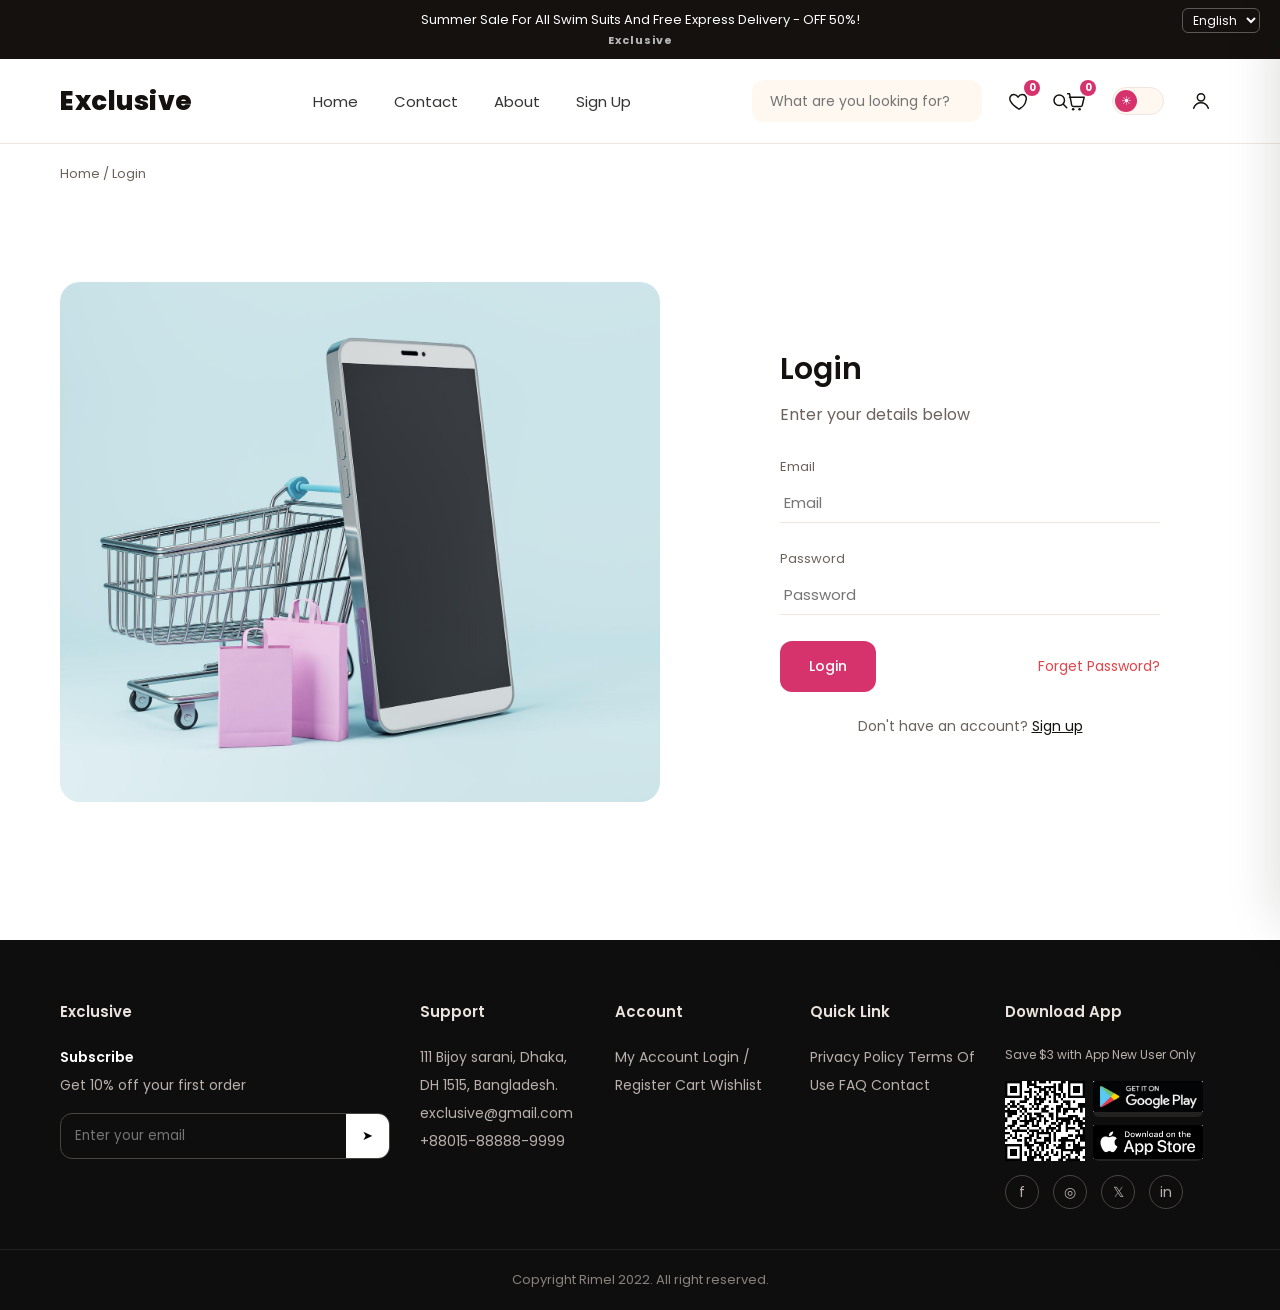
<file: pages/login.html>
<!DOCTYPE html>
<html lang="en">
<head>
<meta charset="UTF-8">
<meta name="viewport" content="width=device-width, initial-scale=1.0">
<title>Login — Exclusive</title>
<link rel="stylesheet" href="../css/style.css">
<link rel="stylesheet" href="../css/responsive.css">
</head>
<body>
<div id="page-loader"><div class="loader-ring"></div></div>

<!-- ================= TOP HEADER ================= -->
<div class="top-header">
  <span data-i18n="topbar">Summer Sale For All Swim Suits And Free Express Delivery - OFF 50%!</span>
  <div class="brand-strip" data-i18n="brand">Exclusive</div>
  <select class="lang-switcher">
    <option value="en">English</option>
    <option value="ar">العربية</option>
  </select>
</div>

<!-- ================= HEADER ================= -->
<header class="site-header">
  <div class="container header-inner">
    <a href="../index.html" class="logo">Exclusive</a>

    <nav class="main-nav">
      <a href="../index.html" data-i18n="nav_home">Home</a>
      <a href="contact.html" data-i18n="nav_contact" class="">Contact</a>
      <a href="about.html" data-i18n="nav_about" class="">About</a>
      <a href="signup.html" class="login-link " data-i18n="nav_signup">Sign Up</a>
    </nav>

    <div class="header-actions">
      <div class="search-box">
        <input type="text" data-i18n-ph="search_ph" placeholder="What are you looking for?">
        <button aria-label="Search">
          <svg viewBox="0 0 24 24" fill="none" width="18" height="18"><circle cx="11" cy="11" r="7" stroke="currentColor" stroke-width="2"/><path d="M21 21l-4.3-4.3" stroke="currentColor" stroke-width="2" stroke-linecap="round"/></svg>
        </button>
      </div>

      <button class="icon-btn" onclick="location.href='wishlist.html'" aria-label="Favorites">
        <svg viewBox="0 0 24 24" fill="none"><path d="M12 21s-7-4.4-9.3-8.8C1 8.6 2.7 5 6.3 5c2 0 3.4 1 4.7 2.6C12.3 6 13.7 5 15.7 5c3.6 0 5.3 3.6 3.6 7.2C19 16.6 12 21 12 21z" stroke="currentColor" stroke-width="1.6"/></svg>
        <span class="badge fav-badge">0</span>
      </button>
      <a class="icon-btn" href="cart.html" aria-label="Cart">
        <svg viewBox="0 0 24 24" fill="none"><path d="M4 4h2l2.4 12.4a2 2 0 0 0 2 1.6h7.6a2 2 0 0 0 2-1.6L22 8H6" stroke="currentColor" stroke-width="1.6" stroke-linecap="round" stroke-linejoin="round"/><circle cx="10" cy="21" r="1.4" fill="currentColor"/><circle cx="17" cy="21" r="1.4" fill="currentColor"/></svg>
        <span class="badge cart-badge">0</span>
      </a>

      <button class="theme-toggle" aria-label="Toggle dark mode"><span class="knob">☀</span></button>

      <a class="icon-btn login-link" href="login.html" aria-label="Login">
        <svg viewBox="0 0 24 24" fill="none"><circle cx="12" cy="8" r="4" stroke="currentColor" stroke-width="1.6"/><path d="M4 20c1.5-4 5-6 8-6s6.5 2 8 6" stroke="currentColor" stroke-width="1.6" stroke-linecap="round"/></svg>
      </a>

      <div class="profile-wrap" style="display:none;">
        <button class="icon-btn profile-trigger" aria-label="Account">
          <svg viewBox="0 0 24 24" fill="none"><circle cx="12" cy="8" r="4" stroke="currentColor" stroke-width="1.6"/><path d="M4 20c1.5-4 5-6 8-6s6.5 2 8 6" stroke="currentColor" stroke-width="1.6" stroke-linecap="round"/></svg>
        </button>
        <div class="profile-dropdown">
          <a href="account.html">👤 <span data-i18n="manage_account">Manage My Account</span></a>
          <a href="account.html"><span data-i18n="my_orders">My Orders</span></a>
          <a href="../index.html" class="logout-link"> <span data-i18n="logout">Logout</span></a>
        </div>
      </div>

      <button class="hamburger" aria-label="Open menu"><span></span><span></span><span></span></button>
    </div>
  </div>
</header>

<div class="mobile-overlay"></div>
<nav class="mobile-nav">
  <button class="close-mobile">✕</button>
  <a href="../index.html" data-i18n="nav_home">Home</a>
  <a href="contact.html" data-i18n="nav_contact">Contact</a>
  <a href="about.html" data-i18n="nav_about">About</a>
  <a href="signup.html" data-i18n="nav_signup">Sign Up</a>
  <a href="login.html" data-i18n="nav_login">Login</a>
  <a href="cart.html" data-i18n="cart">Cart</a>
</nav>
<main class="container">
<div class="breadcrumb"><a href="../index.html">Home</a> / <span data-i18n="nav_login">Login</span></div>

<div class="auth-wrap">
  <div class="auth-image">
    <img src="../assets/images/auth-illustration.jpg" alt="Shopping online">
  </div>
  <div class="auth-form">
    <h2 data-i18n="nav_login">Log in to Exclusive</h2>
    <p data-i18n="search_ph" style="display:none;"></p>
    <p>Enter your details below</p>

    <form id="login-form" novalidate>
      <div class="field">
        <label>Email</label>
        <input type="email" id="login-email" placeholder="Email" required>
        <div class="error-msg"></div>
      </div>
      <div class="field">
        <label>Password</label>
        <input type="password" id="login-password" placeholder="Password" required>
        <div class="error-msg"></div>
      </div>

      <div class="auth-row">
        <button type="submit" class="btn btn-primary" data-i18n="nav_login">Login</button>
        <a href="#" style="color:var(--danger);font-size:14px;">Forget Password?</a>
      </div>
    </form>

    <div class="auth-bottom">
      Don't have an account? <a href="signup.html">Sign up</a>
    </div>
  </div>
</div>
</main>
<!-- ================= FOOTER ================= -->
<footer>
  <div class="container footer-grid">
    <div>
      <h4>Exclusive</h4>
      <p data-i18n="footer_subscribe" style="color:#fff;font-weight:600;">Subscribe</p>
      <p data-i18n="footer_get">Get 10% off your first order</p>
      <form class="subscribe-box" onsubmit="event.preventDefault(); showToast('Subscribed successfully!');">
        <input type="email" placeholder="Enter your email" required>
        <button aria-label="Subscribe">➤</button>
      </form>
    </div>
    <div>
      <h4 data-i18n="footer_support">Support</h4>
      <p>111 Bijoy sarani, Dhaka, DH 1515, Bangladesh.</p>
      <p>exclusive@gmail.com</p>
      <p>+88015-88888-9999</p>
    </div>
    <div>
      <h4 data-i18n="footer_account">Account</h4>
      <a href="account.html" data-i18n="my_account">My Account</a>
      <a href="login.html" data-i18n="login_register">Login / Register</a>
      <a href="cart.html" data-i18n="cart">Cart</a>
      <a href="wishlist.html" data-i18n="wishlist">Wishlist</a>
    </div>
    <div>
      <h4 data-i18n="footer_quicklink">Quick Link</h4>
      <a href="#" data-i18n="privacy">Privacy Policy</a>
      <a href="#" data-i18n="terms">Terms Of Use</a>
      <a href="#" data-i18n="faq">FAQ</a>
      <a href="contact.html" data-i18n="contact">Contact</a>
    </div>
    <div>
      <h4 data-i18n="footer_app">Download App</h4>
      <p style="font-size:12px;">Save $3 with App New User Only</p>
      <div class="app-imgs">
        <div class="qr"><img src="../assets/images/QR_Code.jpg"></div>
        <div class="stores">
          <div><img src="../assets/images/Google_Play.jpeg"></div><div><img src="../assets/images/App Store.jpeg"></div>
        </div>
      </div>
      <div class="footer-social">
        <a href="#" aria-label="Facebook">f</a>
        <a href="#" aria-label="Instagram">◎</a>
        <a href="#" aria-label="Twitter">𝕏</a>
        <a href="#" aria-label="LinkedIn">in</a>
      </div>
    </div>
  </div>
  <div class="footer-bottom" data-i18n="copyright">Copyright Rimel 2022. All right reserved.</div>
</footer>

<button class="back-to-top" aria-label="Back to top">↑</button>

<script src="../js/main.js"></script>
<script src="../js/slider.js"></script>
<script src="../js/cart.js"></script>
<script src="../js/products.js"></script>
<script src="../js/auth.js"></script>
<script src="../js/account.js"></script>
</body>
</html>
</file>
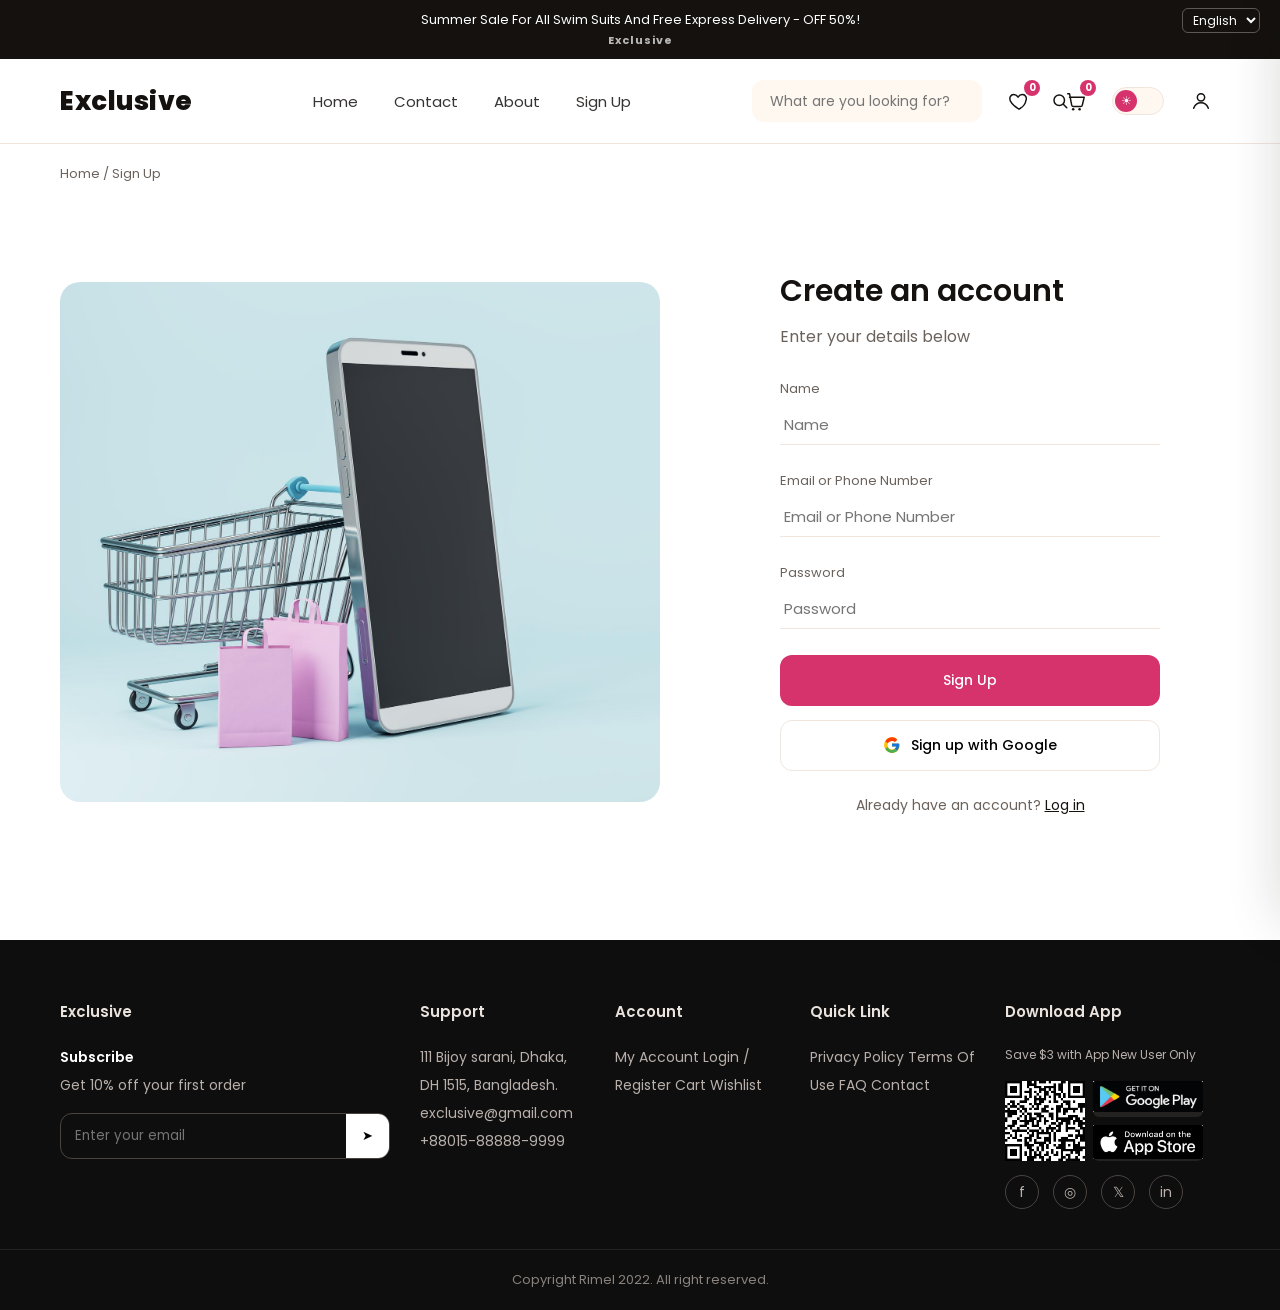
<file: pages/signup.html>
<!DOCTYPE html>
<html lang="en">
<head>
<meta charset="UTF-8">
<meta name="viewport" content="width=device-width, initial-scale=1.0">
<title>Sign Up — Exclusive</title>
<link rel="stylesheet" href="../css/style.css">
<link rel="stylesheet" href="../css/responsive.css">
</head>
<body>
<div id="page-loader"><div class="loader-ring"></div></div>

<!-- ================= TOP HEADER ================= -->
<div class="top-header">
  <span data-i18n="topbar">Summer Sale For All Swim Suits And Free Express Delivery - OFF 50%!</span>
  <div class="brand-strip" data-i18n="brand">Exclusive</div>
  <select class="lang-switcher">
    <option value="en">English</option>
    <option value="ar">العربية</option>
  </select>
</div>

<!-- ================= HEADER ================= -->
<header class="site-header">
  <div class="container header-inner">
    <a href="../index.html" class="logo">Exclusive</a>

    <nav class="main-nav">
      <a href="../index.html" data-i18n="nav_home">Home</a>
      <a href="contact.html" data-i18n="nav_contact" class="">Contact</a>
      <a href="about.html" data-i18n="nav_about" class="">About</a>
      <a href="signup.html" class="login-link " data-i18n="nav_signup">Sign Up</a>
    </nav>

    <div class="header-actions">
      <div class="search-box">
        <input type="text" data-i18n-ph="search_ph" placeholder="What are you looking for?">
        <button aria-label="Search">
          <svg viewBox="0 0 24 24" fill="none" width="18" height="18"><circle cx="11" cy="11" r="7" stroke="currentColor" stroke-width="2"/><path d="M21 21l-4.3-4.3" stroke="currentColor" stroke-width="2" stroke-linecap="round"/></svg>
        </button>
      </div>

      <button class="icon-btn" onclick="location.href='wishlist.html'" aria-label="Favorites">
        <svg viewBox="0 0 24 24" fill="none"><path d="M12 21s-7-4.4-9.3-8.8C1 8.6 2.7 5 6.3 5c2 0 3.4 1 4.7 2.6C12.3 6 13.7 5 15.7 5c3.6 0 5.3 3.6 3.6 7.2C19 16.6 12 21 12 21z" stroke="currentColor" stroke-width="1.6"/></svg>
        <span class="badge fav-badge">0</span>
      </button>
      <a class="icon-btn" href="cart.html" aria-label="Cart">
        <svg viewBox="0 0 24 24" fill="none"><path d="M4 4h2l2.4 12.4a2 2 0 0 0 2 1.6h7.6a2 2 0 0 0 2-1.6L22 8H6" stroke="currentColor" stroke-width="1.6" stroke-linecap="round" stroke-linejoin="round"/><circle cx="10" cy="21" r="1.4" fill="currentColor"/><circle cx="17" cy="21" r="1.4" fill="currentColor"/></svg>
        <span class="badge cart-badge">0</span>
      </a>

      <button class="theme-toggle" aria-label="Toggle dark mode"><span class="knob">☀</span></button>

      <a class="icon-btn login-link" href="login.html" aria-label="Login">
        <svg viewBox="0 0 24 24" fill="none"><circle cx="12" cy="8" r="4" stroke="currentColor" stroke-width="1.6"/><path d="M4 20c1.5-4 5-6 8-6s6.5 2 8 6" stroke="currentColor" stroke-width="1.6" stroke-linecap="round"/></svg>
      </a>

      <div class="profile-wrap" style="display:none;">
        <button class="icon-btn profile-trigger" aria-label="Account">
          <svg viewBox="0 0 24 24" fill="none"><circle cx="12" cy="8" r="4" stroke="currentColor" stroke-width="1.6"/><path d="M4 20c1.5-4 5-6 8-6s6.5 2 8 6" stroke="currentColor" stroke-width="1.6" stroke-linecap="round"/></svg>
        </button>
        <div class="profile-dropdown">
          <a href="account.html">👤 <span data-i18n="manage_account">Manage My Account</span></a>
          <a href="account.html"> <span data-i18n="my_orders">My Orders</span></a>
          <a href="../index.html" class="logout-link"> <span data-i18n="logout">Logout</span></a>
        </div>
      </div>

      <button class="hamburger" aria-label="Open menu"><span></span><span></span><span></span></button>
    </div>
  </div>
</header>

<div class="mobile-overlay"></div>
<nav class="mobile-nav">
  <button class="close-mobile">✕</button>
  <a href="../index.html" data-i18n="nav_home">Home</a>
  <a href="contact.html" data-i18n="nav_contact">Contact</a>
  <a href="about.html" data-i18n="nav_about">About</a>
  <a href="signup.html" data-i18n="nav_signup">Sign Up</a>
  <a href="login.html" data-i18n="nav_login">Login</a>
  <a href="cart.html" data-i18n="cart">Cart</a>
</nav>
<main class="container">
<div class="breadcrumb"><a href="../index.html">Home</a> / <span data-i18n="nav_signup">Sign Up</span></div>

<div class="auth-wrap">
  <div class="auth-image">
    <img src="../assets/images/auth-illustration.jpg" alt="Shopping online">
  </div>
  <div class="auth-form">
    <h2>Create an account</h2>
    <p>Enter your details below</p>

    <form id="signup-form" novalidate>
      <div class="field">
        <label>Name</label>
        <input type="text" id="signup-name" placeholder="Name" required>
        <div class="error-msg"></div>
      </div>
      <div class="field">
        <label>Email or Phone Number</label>
        <input type="text" id="signup-contact" placeholder="Email or Phone Number" required>
        <div class="error-msg"></div>
      </div>
      <div class="field">
        <label>Password</label>
        <input type="password" id="signup-password" placeholder="Password" required>
        <div class="error-msg"></div>
      </div>

      <button type="submit" class="btn btn-primary btn-block" data-i18n="nav_signup">Create Account</button>
      <button type="button" class="btn google-btn btn-block" style="margin-top:14px;" onclick="showToast('Google sign-up is a demo only.')">
        <svg width="18" height="18" viewBox="0 0 48 48"><path fill="#FFC107" d="M43.6 20.5H42V20H24v8h11.3C33.7 32.7 29.3 36 24 36c-6.6 0-12-5.4-12-12s5.4-12 12-12c3.1 0 5.8 1.1 8 3l6-6C34.5 5.1 29.5 3 24 3 12.4 3 3 12.4 3 24s9.4 21 21 21 21-9.4 21-21c0-1.2-.1-2.3-.4-3.5z"/><path fill="#FF3D00" d="M6.3 14.7l6.6 4.8C14.6 16 19 13 24 13c3.1 0 5.8 1.1 8 3l6-6C34.5 5.1 29.5 3 24 3c-7.4 0-13.8 4.1-17.1 10.1z"/><path fill="#4CAF50" d="M24 45c5.4 0 10.3-1.8 14-4.9l-6.5-5.5C29.4 36 26.9 37 24 37c-5.2 0-9.6-3.3-11.3-7.9l-6.5 5C9.9 40.7 16.4 45 24 45z"/><path fill="#1976D2" d="M43.6 20.5H42V20H24v8h11.3c-.8 2.3-2.3 4.3-4.2 5.7l6.5 5.5C40.7 36.4 43 30.6 43 24c0-1.2-.1-2.3-.4-3.5z"/></svg>
        Sign up with Google
      </button>
    </form>

    <div class="auth-bottom">
      Already have an account? <a href="login.html">Log in</a>
    </div>
  </div>
</div>
</main>
<!-- ================= FOOTER ================= -->
<footer>
  <div class="container footer-grid">
    <div>
      <h4>Exclusive</h4>
      <p data-i18n="footer_subscribe" style="color:#fff;font-weight:600;">Subscribe</p>
      <p data-i18n="footer_get">Get 10% off your first order</p>
      <form class="subscribe-box" onsubmit="event.preventDefault(); showToast('Subscribed successfully!');">
        <input type="email" placeholder="Enter your email" required>
        <button aria-label="Subscribe">➤</button>
      </form>
    </div>
    <div>
      <h4 data-i18n="footer_support">Support</h4>
      <p>111 Bijoy sarani, Dhaka, DH 1515, Bangladesh.</p>
      <p>exclusive@gmail.com</p>
      <p>+88015-88888-9999</p>
    </div>
    <div>
      <h4 data-i18n="footer_account">Account</h4>
      <a href="account.html" data-i18n="my_account">My Account</a>
      <a href="login.html" data-i18n="login_register">Login / Register</a>
      <a href="cart.html" data-i18n="cart">Cart</a>
      <a href="wishlist.html" data-i18n="wishlist">Wishlist</a>
    </div>
    <div>
      <h4 data-i18n="footer_quicklink">Quick Link</h4>
      <a href="#" data-i18n="privacy">Privacy Policy</a>
      <a href="#" data-i18n="terms">Terms Of Use</a>
      <a href="#" data-i18n="faq">FAQ</a>
      <a href="contact.html" data-i18n="contact">Contact</a>
    </div>
    <div>
      <h4 data-i18n="footer_app">Download App</h4>
      <p style="font-size:12px;">Save $3 with App New User Only</p>
      <div class="app-imgs">
        <div class="qr"><img src="../assets/images/QR_Code.jpg"></div>
        <div class="stores">
          <div><img src="../assets/images/Google_Play.jpeg"></div><div><img src="../assets/images/App Store.jpeg"></div>
        </div>
      </div>
      <div class="footer-social">
        <a href="#" aria-label="Facebook">f</a>
        <a href="#" aria-label="Instagram">◎</a>
        <a href="#" aria-label="Twitter">𝕏</a>
        <a href="#" aria-label="LinkedIn">in</a>
      </div>
    </div>
  </div>
  <div class="footer-bottom" data-i18n="copyright">Copyright Rimel 2022. All right reserved.</div>
</footer>

<button class="back-to-top" aria-label="Back to top">↑</button>

<script src="../js/main.js"></script>
<script src="../js/slider.js"></script>
<script src="../js/cart.js"></script>
<script src="../js/products.js"></script>
<script src="../js/auth.js"></script>
<script src="../js/account.js"></script>
</body>
</html>
</file>
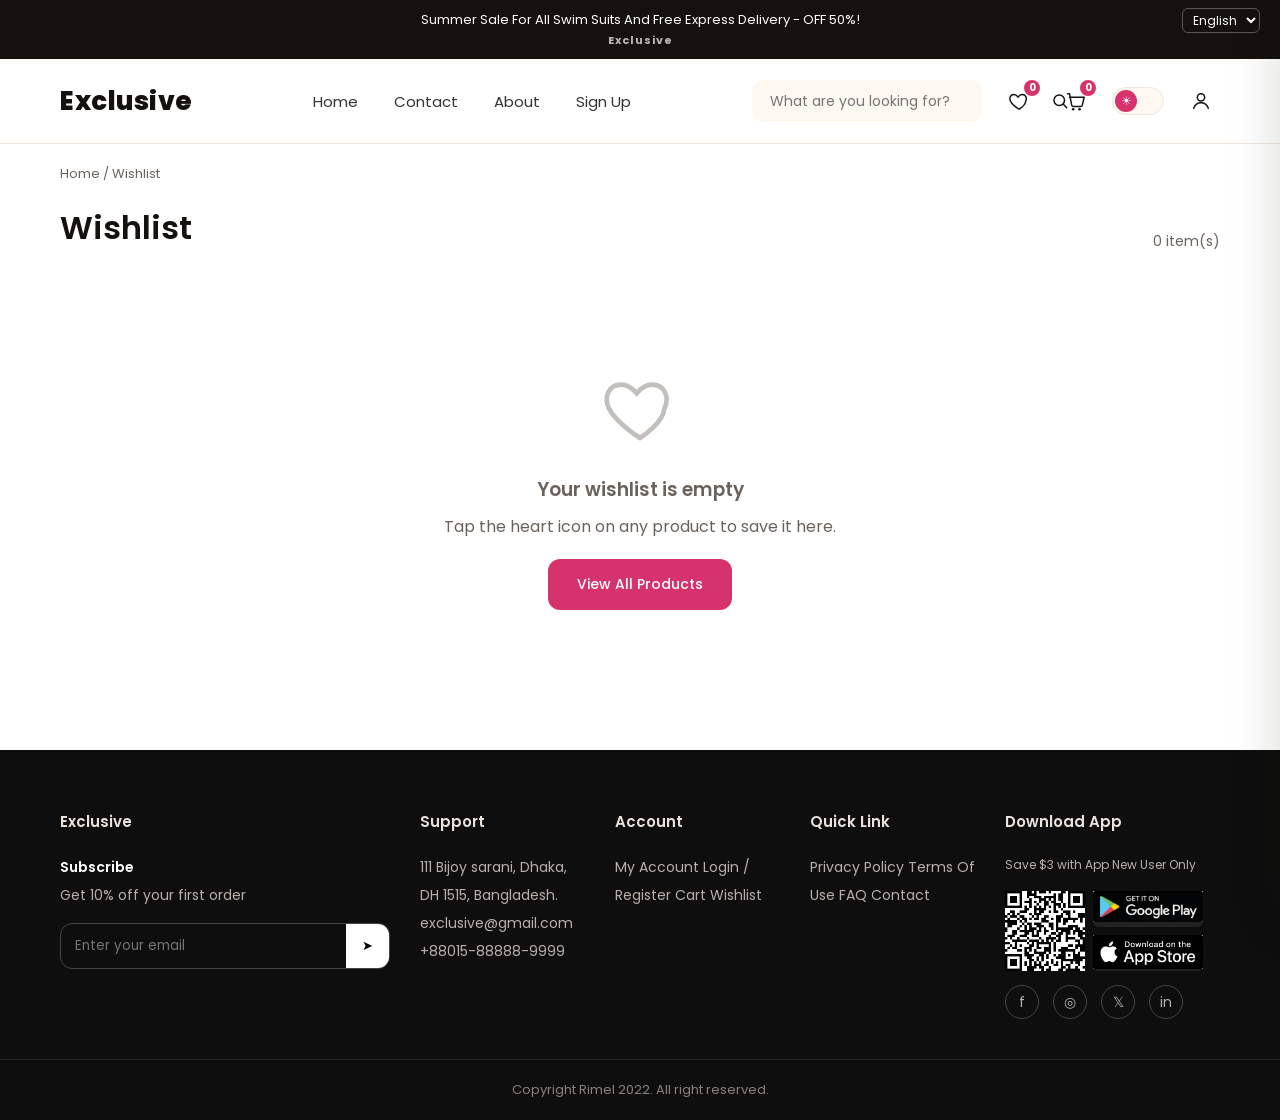
<file: pages/wishlist.html>
<!DOCTYPE html>
<html lang="en">
<head>
<meta charset="UTF-8">
<meta name="viewport" content="width=device-width, initial-scale=1.0">
<title>Wishlist — Exclusive</title>
<link rel="stylesheet" href="../css/style.css">
<link rel="stylesheet" href="../css/responsive.css">
</head>
<body>
<div id="page-loader"><div class="loader-ring"></div></div>

<!-- ================= TOP HEADER ================= -->
<div class="top-header">
  <span data-i18n="topbar">Summer Sale For All Swim Suits And Free Express Delivery - OFF 50%!</span>
  <div class="brand-strip" data-i18n="brand">Exclusive</div>
  <select class="lang-switcher">
    <option value="en">English</option>
    <option value="ar">العربية</option>
  </select>
</div>

<!-- ================= HEADER ================= -->
<header class="site-header">
  <div class="container header-inner">
    <a href="../index.html" class="logo">Exclusive</a>

    <nav class="main-nav">
      <a href="../index.html" data-i18n="nav_home">Home</a>
      <a href="contact.html" data-i18n="nav_contact" class="">Contact</a>
      <a href="about.html" data-i18n="nav_about" class="">About</a>
      <a href="signup.html" class="login-link " data-i18n="nav_signup">Sign Up</a>
    </nav>

    <div class="header-actions">
      <div class="search-box">
        <input type="text" data-i18n-ph="search_ph" placeholder="What are you looking for?">
        <button aria-label="Search">
          <svg viewBox="0 0 24 24" fill="none" width="18" height="18"><circle cx="11" cy="11" r="7" stroke="currentColor" stroke-width="2"/><path d="M21 21l-4.3-4.3" stroke="currentColor" stroke-width="2" stroke-linecap="round"/></svg>
        </button>
      </div>

      <button class="icon-btn" onclick="location.href='wishlist.html'" aria-label="Favorites">
        <svg viewBox="0 0 24 24" fill="none"><path d="M12 21s-7-4.4-9.3-8.8C1 8.6 2.7 5 6.3 5c2 0 3.4 1 4.7 2.6C12.3 6 13.7 5 15.7 5c3.6 0 5.3 3.6 3.6 7.2C19 16.6 12 21 12 21z" stroke="currentColor" stroke-width="1.6"/></svg>
        <span class="badge fav-badge">0</span>
      </button>
      <a class="icon-btn" href="cart.html" aria-label="Cart">
        <svg viewBox="0 0 24 24" fill="none"><path d="M4 4h2l2.4 12.4a2 2 0 0 0 2 1.6h7.6a2 2 0 0 0 2-1.6L22 8H6" stroke="currentColor" stroke-width="1.6" stroke-linecap="round" stroke-linejoin="round"/><circle cx="10" cy="21" r="1.4" fill="currentColor"/><circle cx="17" cy="21" r="1.4" fill="currentColor"/></svg>
        <span class="badge cart-badge">0</span>
      </a>

      <button class="theme-toggle" aria-label="Toggle dark mode"><span class="knob">☀</span></button>

      <a class="icon-btn login-link" href="login.html" aria-label="Login">
        <svg viewBox="0 0 24 24" fill="none"><circle cx="12" cy="8" r="4" stroke="currentColor" stroke-width="1.6"/><path d="M4 20c1.5-4 5-6 8-6s6.5 2 8 6" stroke="currentColor" stroke-width="1.6" stroke-linecap="round"/></svg>
      </a>

      <div class="profile-wrap" style="display:none;">
        <button class="icon-btn profile-trigger" aria-label="Account">
          <svg viewBox="0 0 24 24" fill="none"><circle cx="12" cy="8" r="4" stroke="currentColor" stroke-width="1.6"/><path d="M4 20c1.5-4 5-6 8-6s6.5 2 8 6" stroke="currentColor" stroke-width="1.6" stroke-linecap="round"/></svg>
        </button>
        <div class="profile-dropdown">
          <a href="account.html">👤 <span data-i18n="manage_account">Manage My Account</span></a>
          <a href="account.html"> <span data-i18n="my_orders">My Orders</span></a>
          <a href="../index.html" class="logout-link"> <span data-i18n="logout">Logout</span></a>
        </div>
      </div>

      <button class="hamburger" aria-label="Open menu"><span></span><span></span><span></span></button>
    </div>
  </div>
</header>

<div class="mobile-overlay"></div>
<nav class="mobile-nav">
  <button class="close-mobile">✕</button>
  <a href="../index.html" data-i18n="nav_home">Home</a>
  <a href="contact.html" data-i18n="nav_contact">Contact</a>
  <a href="about.html" data-i18n="nav_about">About</a>
  <a href="signup.html" data-i18n="nav_signup">Sign Up</a>
  <a href="login.html" data-i18n="nav_login">Login</a>
  <a href="cart.html" data-i18n="cart">Cart</a>
</nav>
<main class="container">
<div class="breadcrumb"><a href="../index.html">Home</a> / <span data-i18n="wishlist">Wishlist</span></div>

<div class="section-head">
  <h2 data-i18n="wishlist">Wishlist</h2>
  <span style="color:var(--text-muted);font-size:14px;"><span class="fav-badge">0</span> item(s)</span>
</div>

<div id="wishlist-empty" class="empty-state" style="display:none;">
  <svg viewBox="0 0 24 24" fill="none"><path d="M12 21s-7-4.4-9.3-8.8C1 8.6 2.7 5 6.3 5c2 0 3.4 1 4.7 2.6C12.3 6 13.7 5 15.7 5c3.6 0 5.3 3.6 3.6 7.2C19 16.6 12 21 12 21z" stroke="currentColor" stroke-width="1.4"/></svg>
  <h3>Your wishlist is empty</h3>
  <p style="margin:10px 0 20px;">Tap the heart icon on any product to save it here.</p>
  <a href="../index.html" class="btn btn-primary" data-i18n="view_all">Continue Shopping</a>
</div>

<div class="p-grid" id="wishlist-grid" style="margin-bottom:40px;"></div>
</main>
<!-- ================= FOOTER ================= -->
<footer>
  <div class="container footer-grid">
    <div>
      <h4>Exclusive</h4>
      <p data-i18n="footer_subscribe" style="color:#fff;font-weight:600;">Subscribe</p>
      <p data-i18n="footer_get">Get 10% off your first order</p>
      <form class="subscribe-box" onsubmit="event.preventDefault(); showToast('Subscribed successfully!');">
        <input type="email" placeholder="Enter your email" required>
        <button aria-label="Subscribe">➤</button>
      </form>
    </div>
    <div>
      <h4 data-i18n="footer_support">Support</h4>
      <p>111 Bijoy sarani, Dhaka, DH 1515, Bangladesh.</p>
      <p>exclusive@gmail.com</p>
      <p>+88015-88888-9999</p>
    </div>
    <div>
      <h4 data-i18n="footer_account">Account</h4>
      <a href="account.html" data-i18n="my_account">My Account</a>
      <a href="login.html" data-i18n="login_register">Login / Register</a>
      <a href="cart.html" data-i18n="cart">Cart</a>
      <a href="wishlist.html" data-i18n="wishlist">Wishlist</a>
    </div>
    <div>
      <h4 data-i18n="footer_quicklink">Quick Link</h4>
      <a href="#" data-i18n="privacy">Privacy Policy</a>
      <a href="#" data-i18n="terms">Terms Of Use</a>
      <a href="#" data-i18n="faq">FAQ</a>
      <a href="contact.html" data-i18n="contact">Contact</a>
    </div>
    <div>
      <h4 data-i18n="footer_app">Download App</h4>
      <p style="font-size:12px;">Save $3 with App New User Only</p>
      <div class="app-imgs">
        <div class="qr"><img src="../assets/images/QR_Code.jpg"></div>
        <div class="stores">
          <div><img src="../assets/images/Google_Play.jpeg"></div><div><img src="../assets/images/App Store.jpeg"></div>
        </div>
      </div>
      <div class="footer-social">
        <a href="#" aria-label="Facebook">f</a>
        <a href="#" aria-label="Instagram">◎</a>
        <a href="#" aria-label="Twitter">𝕏</a>
        <a href="#" aria-label="LinkedIn">in</a>
      </div>
    </div>
  </div>
  <div class="footer-bottom" data-i18n="copyright">Copyright Rimel 2022. All right reserved.</div>
</footer>

<button class="back-to-top" aria-label="Back to top">↑</button>

<script src="../js/main.js"></script>
<script src="../js/slider.js"></script>
<script src="../js/cart.js"></script>
<script src="../js/products.js"></script>
<script src="../js/auth.js"></script>
<script src="../js/account.js"></script>
</body>
</html>
</file>
<file: css/style.css>
/* ==========================================================================
   EXCLUSIVE — Main Stylesheet
   Modern luxury e-commerce. Mobile-first tokens, then components.
   ========================================================================== */

@import url('https://fonts.googleapis.com/css2?family=Poppins:ital,wght@0,300;0,400;0,500;0,600;0,700;0,800;1,400&display=swap');

:root{
  /* Brand palette */
  --c-1:#D6336C;
  --c-2:#D552A3;
  --c-3:#934761;
  --c-4:#F6DDE9;
  --gradient: linear-gradient(120deg, var(--c-1), var(--c-2) 45%, var(--c-3) 75%, var(--c-4));

  /* Surfaces */
  --bg: #ffffff;
  --bg-soft: #FFF8F1;
  --surface: #ffffff;
  --text: #14110F;
  --text-muted: #6b625c;
  --border: #f0e6de;
  --danger: #E0454B;
  --success: #2FAE64;
  --star: #FFAD33;

  --radius: 12px;
  --radius-lg: 20px;
  --shadow-sm: 0 2px 10px rgba(20,17,15,.06);
  --shadow-md: 0 10px 30px rgba(20,17,15,.10);
  --shadow-lg: 0 20px 50px rgba(20,17,15,.16);

  --font: 'Poppins', sans-serif;
  --container: 1200px;
  --header-h: 84px;

  --dur: .35s;
  --ease: cubic-bezier(.4,0,.2,1);
}

.dark{
  --bg:#121014;
  --bg-soft:#1b181d;
  --surface:#1e1b20;
  --text:#f6f1ee;
  --text-muted:#b7aca6;
  --border:#312c31;
  --shadow-sm: 0 2px 10px rgba(0,0,0,.35);
  --shadow-md: 0 10px 30px rgba(0,0,0,.45);
  --shadow-lg: 0 20px 50px rgba(0,0,0,.55);
}

*,*::before,*::after{ box-sizing:border-box; }
html{ scroll-behavior:smooth; }
body{
  margin:0;
  font-family:var(--font);
  background:var(--bg);
  color:var(--text);
  transition:background var(--dur) var(--ease), color var(--dur) var(--ease);
  overflow-x:hidden;
  opacity:0;
  animation: pageFade .5s var(--ease) forwards;
}
@keyframes pageFade{ to{ opacity:1; } }

img{ max-width:100%; display:block; }
a{ color:inherit; text-decoration:none; }
ul{ list-style:none; margin:0; padding:0; }
button{ font-family:var(--font); cursor:pointer; }
input,textarea,select,button{ font-family:var(--font); }
h1,h2,h3,h4,h5{ margin:0; font-weight:600; }
p{ margin:0; }
:focus-visible{ outline:2px solid var(--c-1); outline-offset:2px; }

.container{ max-width:var(--container); margin:0 auto; padding:0 20px; }

[data-i18n], [data-i18n-ph]{ transition:opacity .2s ease; }

/* ---------- Buttons ---------- */
.btn{
  display:inline-flex; align-items:center; justify-content:center; gap:8px;
  padding:14px 28px; border-radius:var(--radius); border:1px solid transparent;
  font-weight:500; font-size:14px; cursor:pointer;
  transition:transform var(--dur) var(--ease), box-shadow var(--dur) var(--ease), background var(--dur) var(--ease), color var(--dur) var(--ease);
  white-space:nowrap;
}
.btn-primary{ background:var(--c-1); color:#fff; }
.btn-primary:hover{ background:#c02460; transform:translateY(-3px); box-shadow:var(--shadow-md); }
.btn-outline{ background:transparent; border-color:var(--text); color:var(--text); }
.btn-outline:hover{ background:var(--text); color:var(--bg); transform:translateY(-3px); }
.btn-block{ width:100%; }
.btn:active{ transform:scale(.97); }

/* ---------- Top header ---------- */
.top-header{
  background:#14110F; color:#fff; text-align:center; font-size:13px;
  padding:10px 20px; position:relative;
}
.top-header .brand-strip{ font-weight:700; letter-spacing:1px; margin-top:2px; font-size:11px; opacity:.7; }
.top-header select{
  position:absolute; right:20px; top:8px; background:transparent; color:#fff;
  border:1px solid rgba(255,255,255,.3); border-radius:6px; font-size:12px; padding:2px 6px;
}
.top-header select option{ color:#000; }

/* ---------- Header ---------- */
header.site-header{
  position:sticky; top:0; z-index:200; background:var(--bg);
  border-bottom:1px solid var(--border);
  transition:box-shadow var(--dur) var(--ease), background var(--dur) var(--ease);
}
header.site-header.scrolled{ box-shadow:var(--shadow-sm); }
.header-inner{
  display:flex; align-items:center; justify-content:space-between;
  height:var(--header-h); gap:24px;
}
.logo{ font-size:26px; font-weight:800; letter-spacing:.5px; flex-shrink:0; }
.logo span{ color:var(--c-1); }

nav.main-nav{ display:flex; gap:32px; }
nav.main-nav a{
  font-size:15px; padding:6px 2px; position:relative; opacity:.85;
}
nav.main-nav a::after{
  content:''; position:absolute; left:0; bottom:-4px; width:0; height:2px; background:var(--text);
  transition:width var(--dur) var(--ease);
}
nav.main-nav a:hover::after, nav.main-nav a.active::after{ width:100%; }
nav.main-nav a.active{ opacity:1; font-weight:600; }

.header-actions{ display:flex; align-items:center; gap:18px; }
.search-box{
  display:flex; align-items:center; background:var(--bg-soft); border-radius:var(--radius);
  padding:0 8px 0 16px; height:42px; width:230px; transition:width var(--dur) var(--ease), box-shadow var(--dur) var(--ease);
}
.search-box:focus-within{ width:270px; box-shadow:0 0 0 2px var(--c-2); }
.search-box input{ border:none; background:transparent; flex:1; outline:none; font-size:14px; color:var(--text); }
.search-box button{ background:none; border:none; display:flex; padding:8px; color:var(--text); }

.icon-btn{
  position:relative; background:none; border:none; display:flex; align-items:center; justify-content:center;
  width:38px; height:38px; color:var(--text); transition:transform var(--dur) var(--ease), color var(--dur) var(--ease);
  border-radius:50%;
}
.icon-btn:hover{ transform:translateY(-2px) scale(1.08); color:var(--c-1); background:var(--bg-soft); }
.icon-btn svg{ width:22px; height:22px; }
.badge{
  position:absolute; top:-2px; right:-2px; background:var(--c-1); color:#fff; font-size:10px;
  min-width:16px; height:16px; border-radius:50%; display:flex; align-items:center; justify-content:center;
  font-weight:700; padding:0 3px; transform:scale(1); transition:transform .25s var(--ease);
}
.badge.bump{ animation:badgeBump .35s var(--ease); }
@keyframes badgeBump{ 0%{transform:scale(1);} 40%{transform:scale(1.5);} 100%{transform:scale(1);} }

.theme-toggle{
  width:52px; height:28px; border-radius:20px; background:var(--bg-soft); border:1px solid var(--border);
  position:relative; padding:2px; display:flex; align-items:center;
}
.theme-toggle .knob{
  width:22px; height:22px; border-radius:50%; background:var(--c-1); display:flex; align-items:center; justify-content:center;
  transition:transform var(--dur) var(--ease); color:#fff; font-size:12px;
}
.dark .theme-toggle .knob{ transform:translateX(24px); background:var(--c-3); }

.profile-wrap{ position:relative; }
.profile-dropdown{
  position:absolute; right:0; top:calc(100% + 14px); background:var(--surface); border:1px solid var(--border);
  border-radius:var(--radius); box-shadow:var(--shadow-lg); width:220px; padding:8px; opacity:0; visibility:hidden;
  transform:translateY(-8px); transition:all var(--dur) var(--ease); z-index:100;
}
.profile-wrap.open .profile-dropdown{ opacity:1; visibility:visible; transform:translateY(0); }
.profile-dropdown a{
  display:flex; align-items:center; gap:10px; padding:10px 12px; border-radius:8px; font-size:14px;
  transition:background var(--dur) var(--ease);
}
.profile-dropdown a:hover{ background:var(--bg-soft); }

.hamburger{ display:none; background:none; border:none; width:38px; height:38px; flex-direction:column; justify-content:center; gap:5px; }
.hamburger span{ height:2px; background:var(--text); border-radius:2px; transition:all var(--dur) var(--ease); }

/* Mobile sidebar */
.mobile-nav{
  position:fixed; inset:0 0 0 auto; width:280px; background:var(--surface); z-index:400; padding:24px;
  transform:translateX(100%); transition:transform var(--dur) var(--ease); box-shadow:var(--shadow-lg);
}
.mobile-nav.open{ transform:translateX(0); }
.mobile-overlay{
  position:fixed; inset:0; background:rgba(0,0,0,.4); z-index:399; opacity:0; visibility:hidden;
  transition:opacity var(--dur) var(--ease); backdrop-filter:blur(2px);
}
.mobile-overlay.open{ opacity:1; visibility:visible; }
.mobile-nav a{ display:block; padding:14px 4px; font-size:16px; border-bottom:1px solid var(--border); }
.mobile-nav .close-mobile{ background:none; border:none; font-size:22px; margin-bottom:16px; color:var(--text); }

/* ---------- Breadcrumb ---------- */
.breadcrumb{ font-size:13px; color:var(--text-muted); padding:20px 0; }
.breadcrumb a:hover{ color:var(--c-1); }

/* ---------- Home layout ---------- */
.home-hero{ display:grid; grid-template-columns:260px 1fr; gap:32px; padding:32px 0 20px; align-items:start; }
.category-rail{ border-inline-end:1px solid var(--border); padding-inline-end:16px; }
.category-rail li a{
  display:flex; align-items:center; justify-content:space-between; padding:12px 6px; font-size:14px;
  transition:color var(--dur) var(--ease), padding-inline-start var(--dur) var(--ease);
}
.category-rail li a:hover{ color:var(--c-1); padding-inline-start:6px; }

.hero-slider{
  position:relative; border-radius:var(--radius-lg); overflow:hidden; background:var(--bg-soft);
  min-height:420px;
}
.hero-slide{
  position:absolute; inset:0; display:grid; grid-template-columns:1fr 1fr; align-items:center;
  padding:40px 60px; opacity:0; pointer-events:none; transition:opacity .6s var(--ease);
}
.hero-slide.active{ opacity:1; pointer-events:auto; }
.hero-slide .txt small{ display:flex; align-items:center; gap:10px; color:var(--text-muted); font-size:14px; margin-bottom:16px; }
.hero-slide .txt h2{ font-size:38px; line-height:1.2; margin-bottom:20px; }
.hero-slide .txt a{ display:inline-flex; align-items:center; gap:8px; border-bottom:2px solid var(--text); padding-bottom:4px; font-weight:500; }
.hero-slide img{ justify-self:end; max-height:320px; object-fit:contain; filter:drop-shadow(0 20px 30px rgba(0,0,0,.15)); animation:floatY 4s ease-in-out infinite; }
@keyframes floatY{ 0%,100%{ transform:translateY(0);} 50%{ transform:translateY(-14px);} }
.hero-dots{ position:absolute; bottom:18px; left:50%; transform:translateX(-50%); display:flex; gap:8px; z-index:5; }
.hero-dots button{ width:8px; height:8px; border-radius:50%; background:var(--border); border:none; }
.hero-dots button.active{ background:var(--c-1); width:22px; border-radius:5px; transition:all var(--dur) var(--ease); }
.hero-arrow{
  position:absolute; top:50%; transform:translateY(-50%); z-index:6; width:38px; height:38px; border-radius:50%;
  background:var(--surface); border:1px solid var(--border); display:flex; align-items:center; justify-content:center;
  box-shadow:var(--shadow-sm); transition:transform var(--dur) var(--ease);
}
.hero-arrow:hover{ transform:translateY(-50%) scale(1.1); }
.hero-arrow.prev{ left:16px; } .hero-arrow.next{ right:16px; }

/* ---------- Section heading ---------- */
.section-eyebrow{ display:flex; align-items:center; gap:12px; margin-bottom:14px; }
.section-eyebrow .dash{ width:20px; height:38px; background:var(--c-1); border-radius:6px; }
.section-eyebrow span{ color:var(--c-1); font-weight:600; font-size:15px; }
.section-head{ display:flex; justify-content:space-between; align-items:flex-end; margin-bottom:36px; flex-wrap:wrap; gap:16px; }
.section-head h2{ font-size:32px; }
.section-nav{ display:flex; gap:10px; }
.section-nav button{
  width:38px; height:38px; border-radius:50%; border:1px solid var(--border); background:var(--surface);
  display:flex; align-items:center; justify-content:center; transition:all var(--dur) var(--ease);
}
.section-nav button:hover{ background:var(--c-1); color:#fff; border-color:var(--c-1); }

section{ padding:56px 0; }
section.on-tint{ background:var(--bg-soft); }
hr.section-divider{ border:none; border-top:1px solid var(--border); margin:0; }

/* Countdown */
.countdown{ display:flex; gap:14px; }
.countdown .box{ text-align:center; background:var(--surface); border-radius:8px; padding:8px 12px; min-width:60px; box-shadow:var(--shadow-sm); }
.countdown .box b{ display:block; font-size:20px; }
.countdown .box span{ font-size:10px; color:var(--text-muted); }

/* ---------- Product cards / sliders ---------- */
.p-track-wrap{ overflow:hidden; }
.p-track{ display:flex; gap:22px; transition:transform .5s var(--ease); }
.p-grid{ display:grid; grid-template-columns:repeat(4,1fr); gap:22px; }
.p-grid.cols-3{ grid-template-columns:repeat(3,1fr); }

.product-card{
  flex:0 0 264px; background:var(--surface); border-radius:var(--radius); overflow:hidden; position:relative;
  box-shadow:var(--shadow-sm); transition:transform var(--dur) var(--ease), box-shadow var(--dur) var(--ease);
  opacity:0; transform:translateY(24px);
}
.product-card.reveal{ opacity:1; transform:translateY(0); }
.p-grid .product-card{ flex:initial; width:100%; }
.product-card:hover{ transform:translateY(-8px); box-shadow:var(--shadow-lg); }
.p-thumb{ position:relative; background:var(--bg-soft); height:200px; display:flex; align-items:center; justify-content:center; overflow:hidden; }
.p-thumb img{ max-height:150px; transition:transform .5s var(--ease); }
.product-card:hover .p-thumb img{ transform:scale(1.12); }
.p-badge{ position:absolute; top:10px; left:10px; background:var(--c-1); color:#fff; font-size:12px; font-weight:600; padding:3px 9px; border-radius:6px; }
.p-fav, .p-quick{
  position:absolute; right:10px; width:34px; height:34px; border-radius:50%; background:var(--surface); border:none;
  display:flex; align-items:center; justify-content:center; box-shadow:var(--shadow-sm); transition:all var(--dur) var(--ease);
}
.p-fav{ top:10px; } .p-quick{ top:52px; }
.p-fav:hover, .p-quick:hover{ background:var(--text); color:var(--bg); }
.p-fav.active{ color:var(--danger); }
.p-cart-cta{
  position:absolute; left:0; right:0; bottom:-46px; background:var(--text); color:var(--bg); border:none; padding:11px;
  font-size:13px; font-weight:500; display:flex; align-items:center; justify-content:center; gap:6px;
  transition:bottom var(--dur) var(--ease);
}
.product-card:hover .p-cart-cta{ bottom:0; }
.p-info{ padding:14px 16px 18px; }
.p-info h4{ font-size:14px; font-weight:500; margin-bottom:6px; white-space:nowrap; overflow:hidden; text-overflow:ellipsis; }
.p-price{ display:flex; gap:10px; align-items:center; margin-bottom:6px; }
.p-price .new{ color:var(--c-1); font-weight:600; }
.p-price .old{ color:var(--text-muted); text-decoration:line-through; font-size:13px; }
.p-rating{ display:flex; align-items:center; gap:6px; color:var(--star); font-size:13px; }
.p-rating .count{ color:var(--text-muted); }

/* skeleton */
.skeleton{ background:linear-gradient(90deg,var(--bg-soft) 25%,var(--border) 37%,var(--bg-soft) 63%); background-size:400% 100%; animation:sk 1.4s ease infinite; border-radius:var(--radius); }
@keyframes sk{ 0%{background-position:100% 0;} 100%{background-position:-100% 0;} }
.skeleton-card{ height:340px; flex:0 0 264px; }
.p-grid .skeleton-card{ flex:initial; width:100%; }

/* categories row */
.cat-pill{
  border:1px solid var(--border); border-radius:var(--radius); padding:28px 14px; text-align:center;
  flex:0 0 170px; transition:all var(--dur) var(--ease); cursor:pointer; background:var(--surface);
}
.cat-pill:hover, .cat-pill.active{ background:var(--c-1); border-color:var(--c-1); color:#fff; transform:translateY(-6px); }
.cat-pill svg{ width:34px; height:34px; margin:0 auto 14px; }

/* banners */
.banner{
  display:grid; grid-template-columns:1fr 1fr; align-items:center; background:#0e0e0e; color:#fff;
  border-radius:var(--radius-lg); overflow:hidden; min-height:340px;
}
.banner .txt{ padding:40px 50px; }
.banner .txt span.cat{ color:var(--c-3); font-weight:600; }
.banner .txt h2{ font-size:34px; margin:14px 0 22px; }
.banner .countdown .box{ background:rgba(255,255,255,.08); color:#fff; }
.banner .countdown .box span{ color:#cfc7c2; }
.banner img{ height:100%; object-fit:cover; }

.feature-grid{ display:grid; grid-template-columns:1fr 1fr; gap:24px; }
.feature-card{
  position:relative; border-radius:var(--radius-lg); overflow:hidden; background:#0e0e0e; color:#fff; min-height:260px;
  display:flex; align-items:flex-end; padding:30px;
}
.feature-card img{ position:absolute; inset:0; width:100%; height:100%; object-fit:cover; opacity:.55; transition:transform .6s var(--ease); }
.feature-card:hover img{ transform:scale(1.08); }
.feature-card .cnt{ position:relative; z-index:2; max-width:280px; }
.feature-card .cnt span{ font-size:13px; color:var(--c-3); }
.feature-card .cnt h3{ font-size:22px; margin:10px 0 12px; }
.feature-card .cnt a{ text-decoration:underline; font-size:13px; }
.feature-side{ display:grid; grid-template-columns:1fr 1fr; gap:24px; }
.feature-tall{ grid-row: span 2; }

.services{ display:grid; grid-template-columns:repeat(3,1fr); gap:30px; text-align:center; }
.service-card{ padding:20px; }
.service-icon{
  width:64px; height:64px; border-radius:50%; background:var(--text); color:var(--bg); display:flex; align-items:center;
  justify-content:center; margin:0 auto 18px; position:relative;
}
.service-icon::before{
  content:''; position:absolute; inset:-8px; border:2px solid var(--text); border-radius:50%; opacity:.25;
}
.service-icon svg{ width:28px; height:28px; }
.service-card h4{ margin-bottom:8px; }
.service-card p{ color:var(--text-muted); font-size:14px; }

/* ---------- Auth pages ---------- */
.auth-wrap{ display:grid; grid-template-columns:1.2fr 1fr; min-height:calc(100vh - var(--header-h) - 140px); align-items:center; gap:60px; }
.auth-image{ background:var(--c-3); border-radius:var(--radius-lg); height:520px; display:flex; align-items:center; justify-content:center; overflow:hidden; }
.auth-image img{ width:100%; height:100%; object-fit:cover; }
.auth-image svg{ width:55%; opacity:.5; }
.auth-form{ max-width:380px; margin:0 auto; width:100%; }
.auth-form h2{ font-size:30px; margin-bottom:10px; }
.auth-form > p{ color:var(--text-muted); margin-bottom:30px; }
.field{ margin-bottom:26px; position:relative; }
.field label{ font-size:13px; color:var(--text-muted); display:block; margin-bottom:6px; }
.field input{
  width:100%; border:none; border-bottom:1px solid var(--border); padding:8px 4px; background:transparent;
  color:var(--text); font-size:15px; outline:none; transition:border-color var(--dur) var(--ease);
}
.field input:focus{ border-color:var(--c-1); }
.field.error input{ border-color:var(--danger); }
.field .error-msg{ color:var(--danger); font-size:12px; margin-top:6px; display:none; }
.field.error .error-msg{ display:block; }
.auth-row{ display:flex; justify-content:space-between; align-items:center; margin-top:6px; }
.google-btn{ display:flex; align-items:center; justify-content:center; gap:10px; border:1px solid var(--border); background:var(--surface); }
.auth-bottom{ text-align:center; margin-top:24px; font-size:14px; color:var(--text-muted); }
.auth-bottom a{ color:var(--text); text-decoration:underline; }

/* ---------- Cart / checkout ---------- */
.cart-table{ width:100%; border-collapse:collapse; }
.cart-table th{ text-align:left; padding:18px; background:var(--bg-soft); font-size:14px; font-weight:500; }
.cart-table td{ padding:18px; border-bottom:1px solid var(--border); vertical-align:middle; }
.cart-prod{ display:flex; align-items:center; gap:16px; }
.cart-prod img{ width:60px; height:60px; object-fit:contain; background:var(--bg-soft); border-radius:8px; padding:6px; }
.qty-box{ display:inline-flex; align-items:center; border:1px solid var(--border); border-radius:8px; overflow:hidden; }
.qty-box button{ width:32px; height:32px; background:none; border:none; font-size:16px; }
.qty-box button:hover{ background:var(--bg-soft); }
.qty-box span{ width:36px; text-align:center; display:inline-block; }
.remove-btn{ background:none; border:none; color:var(--danger); }
.cart-bottom{ display:flex; justify-content:space-between; align-items:flex-start; margin-top:30px; gap:30px; flex-wrap:wrap; }
.coupon-row{ display:flex; gap:12px; }
.coupon-row input{ padding:12px 16px; border:1px solid var(--border); border-radius:var(--radius); background:transparent; color:var(--text); }
.cart-summary{ border:1px solid var(--border); border-radius:var(--radius); padding:24px; width:100%; max-width:380px; }
.cart-summary h3{ margin-bottom:20px; }
.summary-row{ display:flex; justify-content:space-between; padding:12px 0; border-bottom:1px solid var(--border); font-size:14px; }
.summary-row.total{ font-weight:700; border-bottom:none; }
.empty-state{ text-align:center; padding:80px 20px; color:var(--text-muted); }
.empty-state svg{ width:80px; height:80px; margin:0 auto 20px; opacity:.4; }

.checkout-wrap{ display:grid; grid-template-columns:1.3fr 1fr; gap:50px; align-items:start; }
.billing-form .field-row{ display:grid; grid-template-columns:1fr 1fr; gap:20px; }
.billing-form .field{ margin-bottom:20px; }
.checkbox-row{ display:flex; align-items:center; gap:10px; font-size:14px; margin-top:10px; }
.pay-option{ display:flex; align-items:center; justify-content:space-between; padding:14px 0; border-bottom:1px solid var(--border); }
.pay-option label{ display:flex; align-items:center; gap:10px; cursor:pointer; }

/* ---------- Account page ---------- */
.account-wrap{ display:grid; grid-template-columns:240px 1fr; gap:36px; align-items:start; }
.account-nav a{ display:block; padding:10px 4px; font-size:14px; color:var(--text-muted); }
.account-nav a.active, .account-nav a:hover{ color:var(--c-1); font-weight:600; }
.account-card{ background:var(--surface); border:1px solid var(--border); border-radius:var(--radius); padding:36px; }
.account-card h2{ margin-bottom:24px; }
.account-form .field-row{ display:grid; grid-template-columns:1fr 1fr; gap:20px; }
.account-form .field{ margin-bottom:22px; }
.account-actions{ display:flex; gap:16px; justify-content:flex-end; margin-top:20px; }

/* ---------- About page ---------- */
.about-hero{ display:grid; grid-template-columns:1fr 1fr; gap:60px; align-items:center; padding:40px 0 60px; }
.about-hero .placeholder-img{ height:460px; background:var(--bg-soft); border-radius:var(--radius-lg); display:flex; align-items:center; justify-content:center; overflow:hidden; }
.about-hero .placeholder-img img{ width:100%; height:100%; object-fit:cover; }
.about-hero p{ color:var(--text-muted); line-height:1.8; margin-top:20px; }
.stats-grid{ display:grid; grid-template-columns:repeat(4,1fr); gap:24px; padding:40px 0; }
.stat-card{ border:1px solid var(--border); border-radius:var(--radius); padding:30px 24px; text-align:center; transition:all var(--dur) var(--ease); }
.stat-card:hover{ background:var(--c-1); color:#fff; transform:translateY(-8px); }
.stat-icon{ width:56px; height:56px; border-radius:50%; background:var(--text); color:var(--bg); display:flex; align-items:center; justify-content:center; margin:0 auto 16px; }
.stat-card:hover .stat-icon{ background:#1a1210; color:#fff; }
.stat-card b{ font-size:28px; display:block; margin-bottom:6px; }
.team-grid{ display:grid; grid-template-columns:repeat(3,1fr); gap:30px; padding:20px 0 50px; }
.team-card{ text-align:center; }
.team-img{ height:320px; background:var(--bg-soft); border-radius:var(--radius); margin-bottom:20px; overflow:hidden; }
.team-img img{ width:100%; height:100%; object-fit:cover; }
.team-social{ display:flex; justify-content:center; gap:12px; margin-top:12px; }
.team-social a{ width:34px; height:34px; border-radius:50%; border:1px solid var(--border); display:flex; align-items:center; justify-content:center; }
.team-social a:hover{ background:var(--text); color:var(--bg); }

/* ---------- Contact page ---------- */
.contact-wrap{ display:grid; grid-template-columns:1fr 2fr; gap:24px; align-items:start; padding:40px 0 60px; }
.contact-info{ border:1px solid var(--border); border-radius:var(--radius); padding:30px; }
.contact-info .item{ padding-bottom:20px; margin-bottom:20px; border-bottom:1px solid var(--border); }
.contact-info .item:last-child{ border:none; margin:0; }
.contact-icon{ width:44px; height:44px; border-radius:50%; background:var(--text); color:var(--bg); display:flex; align-items:center; justify-content:center; margin-bottom:14px; }
.contact-form{ border:1px solid var(--border); border-radius:var(--radius); padding:30px; }
.contact-form .field-row{ display:grid; grid-template-columns:repeat(3,1fr); gap:20px; }
.contact-form textarea{
  width:100%; border:1px solid var(--border); border-radius:8px; background:transparent; color:var(--text);
  padding:14px; min-height:140px; resize:vertical; outline:none; font-family:var(--font);
}
.contact-form textarea:focus{ border-color:var(--c-1); }

/* ---------- Footer ---------- */
footer{ background:#0e0e0e; color:#e9e2dd; padding:60px 0 0; margin-top:60px; }
.footer-grid{ display:grid; grid-template-columns:1.3fr 1fr 1fr 1fr 1.3fr; gap:30px; padding-bottom:40px; }
.footer-grid h4{ margin-bottom:20px; font-size:15px; }
.footer-grid a, .footer-grid p{ color:#b9b0ab; font-size:14px; line-height:2; }
.footer-grid a:hover{ color:#fff; }
.subscribe-box{ display:flex; margin-top:14px; border:1px solid #4a4440; border-radius:var(--radius); overflow:hidden; }
.subscribe-box input{ flex:1; background:transparent; border:none; padding:12px 14px; color:#fff; outline:none; }
.subscribe-box button{ background:#fff; border:none; padding:0 16px; }
.app-imgs{ display:flex; gap:8px; margin:14px 0; }
.app-imgs .qr{ width:80px; height:80px; background:#242121; border-radius:8px; }
.app-imgs .stores{ display:flex; flex-direction:column; gap:8px; }
.app-imgs .stores div{ width:110px; height:36px; background:#242121; border-radius:6px; }
.footer-social{ display:flex; gap:14px; margin-top:14px; }
.footer-social a{ width:34px; height:34px; border-radius:50%; border:1px solid #4a4440; display:flex; align-items:center; justify-content:center; }
.footer-social a:hover{ background:#fff; color:#000; }
.footer-bottom{ text-align:center; padding:20px; border-top:1px solid #242121; font-size:13px; color:#8a827d; }

/* ---------- Misc widgets ---------- */
.back-to-top{
  position:fixed; bottom:30px; inset-inline-end:30px; width:46px; height:46px; border-radius:50%; background:var(--text);
  color:var(--bg); border:none; display:flex; align-items:center; justify-content:center; box-shadow:var(--shadow-md);
  opacity:0; visibility:hidden; transform:translateY(10px); transition:all var(--dur) var(--ease); z-index:150;
}
.back-to-top.show{ opacity:1; visibility:visible; transform:translateY(0); }
.back-to-top:hover{ background:var(--c-1); color:#fff; }

.toast-wrap{ position:fixed; top:20px; inset-inline-end:20px; z-index:999; display:flex; flex-direction:column; gap:10px; }
.toast{
  background:var(--surface); border:1px solid var(--border); box-shadow:var(--shadow-md); border-radius:var(--radius);
  padding:14px 18px; display:flex; align-items:center; gap:10px; min-width:260px; transform:translateX(120%);
  animation:toastIn .4s var(--ease) forwards;
}
.toast.out{ animation:toastOut .35s var(--ease) forwards; }
@keyframes toastIn{ to{ transform:translateX(0); } }
@keyframes toastOut{ to{ transform:translateX(120%); opacity:0; } }
.toast .dot{ width:10px; height:10px; border-radius:50%; background:var(--success); flex-shrink:0; }
.toast.error .dot{ background:var(--danger); }

/* modal (product quick view) */
.modal-overlay{
  position:fixed; inset:0; background:rgba(20,17,15,.55); z-index:500; display:flex; align-items:center; justify-content:center;
  opacity:0; visibility:hidden; transition:all var(--dur) var(--ease); backdrop-filter:blur(3px); padding:20px;
}
.modal-overlay.open{ opacity:1; visibility:visible; }
.modal-box{
  background:var(--surface); border-radius:var(--radius-lg); max-width:820px; width:100%; padding:40px;
  display:grid; grid-template-columns:1fr 1fr; gap:36px; transform:scale(.9); transition:transform var(--dur) var(--ease);
  max-height:88vh; overflow:auto; position:relative;
}
.modal-overlay.open .modal-box{ transform:scale(1); }
.modal-close{ position:absolute; top:16px; inset-inline-end:16px; background:var(--bg-soft); border:none; width:36px; height:36px; border-radius:50%; }
.modal-img{ background:var(--bg-soft); border-radius:var(--radius); display:flex; align-items:center; justify-content:center; height:280px; }
.modal-info h3{ font-size:22px; margin-bottom:10px; }
.modal-info p.desc{ color:var(--text-muted); margin:14px 0; font-size:14px; line-height:1.7; }
.modal-actions{ display:flex; gap:12px; margin-top:20px; }

/* skeleton page loader */
#page-loader{
  position:fixed; inset:0; background:var(--bg); z-index:9999; display:flex; align-items:center; justify-content:center;
  transition:opacity .4s ease, visibility .4s ease;
}
#page-loader.hide{ opacity:0; visibility:hidden; }
.loader-ring{ width:46px; height:46px; border-radius:50%; border:4px solid var(--border); border-top-color:var(--c-1); animation:spin .8s linear infinite; }
@keyframes spin{ to{ transform:rotate(360deg); } }

/* scroll reveal helper */
.reveal-up{ opacity:0; transform:translateY(30px); transition:opacity .7s var(--ease), transform .7s var(--ease); }
.reveal-up.in{ opacity:1; transform:translateY(0); }

/* floating deco icons on hero */
.floaty{ position:absolute; opacity:.5; animation:floatY 5s ease-in-out infinite; }
</file>
<file: css/responsive.css>
/* ==========================================================================
   EXCLUSIVE — Responsive rules
   Breakpoints: 1200 (laptop) / 992 (tablet-l) / 768 (tablet) / 480 (mobile)
   ========================================================================== */

@media (max-width:1200px){
  .p-grid{ grid-template-columns:repeat(3,1fr); }
  .stats-grid{ grid-template-columns:repeat(2,1fr); }
}

@media (max-width:992px){
  nav.main-nav{ display:none; }
  .hamburger{ display:flex; }
  .search-box{ width:170px; }
  .home-hero{ grid-template-columns:1fr; }
  .category-rail{ display:none; }
  .feature-grid, .feature-side{ grid-template-columns:1fr; }
  .feature-tall{ grid-row:auto; }
  .banner{ grid-template-columns:1fr; }
  .banner img{ height:220px; }
  .auth-wrap{ grid-template-columns:1fr; }
  .auth-image{ display:none; }
  .checkout-wrap{ grid-template-columns:1fr; }
  .account-wrap{ grid-template-columns:1fr; }
  .about-hero{ grid-template-columns:1fr; }
  .about-hero .placeholder-img{ height:300px; order:-1; }
  .contact-wrap{ grid-template-columns:1fr; }
  .footer-grid{ grid-template-columns:1fr 1fr; }
}

@media (max-width:768px){
  .p-grid{ grid-template-columns:repeat(2,1fr); }
  .p-grid.cols-3{ grid-template-columns:repeat(2,1fr); }
  .services{ grid-template-columns:1fr; }
  .stats-grid{ grid-template-columns:repeat(2,1fr); }
  .team-grid{ grid-template-columns:1fr; }
  .section-head h2{ font-size:26px; }
  .hero-slide{ grid-template-columns:1fr; padding:24px; text-align:center; }
  .hero-slide .txt{ order:2; }
  .hero-slide img{ justify-self:center; max-height:180px; }
  .hero-slider{ min-height:380px; }
  .cart-bottom{ flex-direction:column; }
  .cart-summary{ max-width:100%; }
  .billing-form .field-row, .account-form .field-row, .contact-form .field-row{ grid-template-columns:1fr; }
}

@media (max-width:480px){
  .header-inner{ height:70px; }
  .logo{ font-size:20px; }
  .search-box{ display:none; }
  .p-grid{ grid-template-columns:1fr 1fr; gap:12px; }
  .p-grid.cols-3{ grid-template-columns:1fr; }
  .product-card{ flex:0 0 210px; }
  .modal-box{ grid-template-columns:1fr; padding:24px; }
  .modal-img{ height:180px; }
  .footer-grid{ grid-template-columns:1fr; text-align:center; }
  .app-imgs{ justify-content:center; }
  .footer-social{ justify-content:center; }
  .section-head{ flex-direction:column; align-items:flex-start; }
  .auth-form{ max-width:100%; }
  .top-header select{ position:static; display:block; margin:8px auto 0; }
}
</file>
